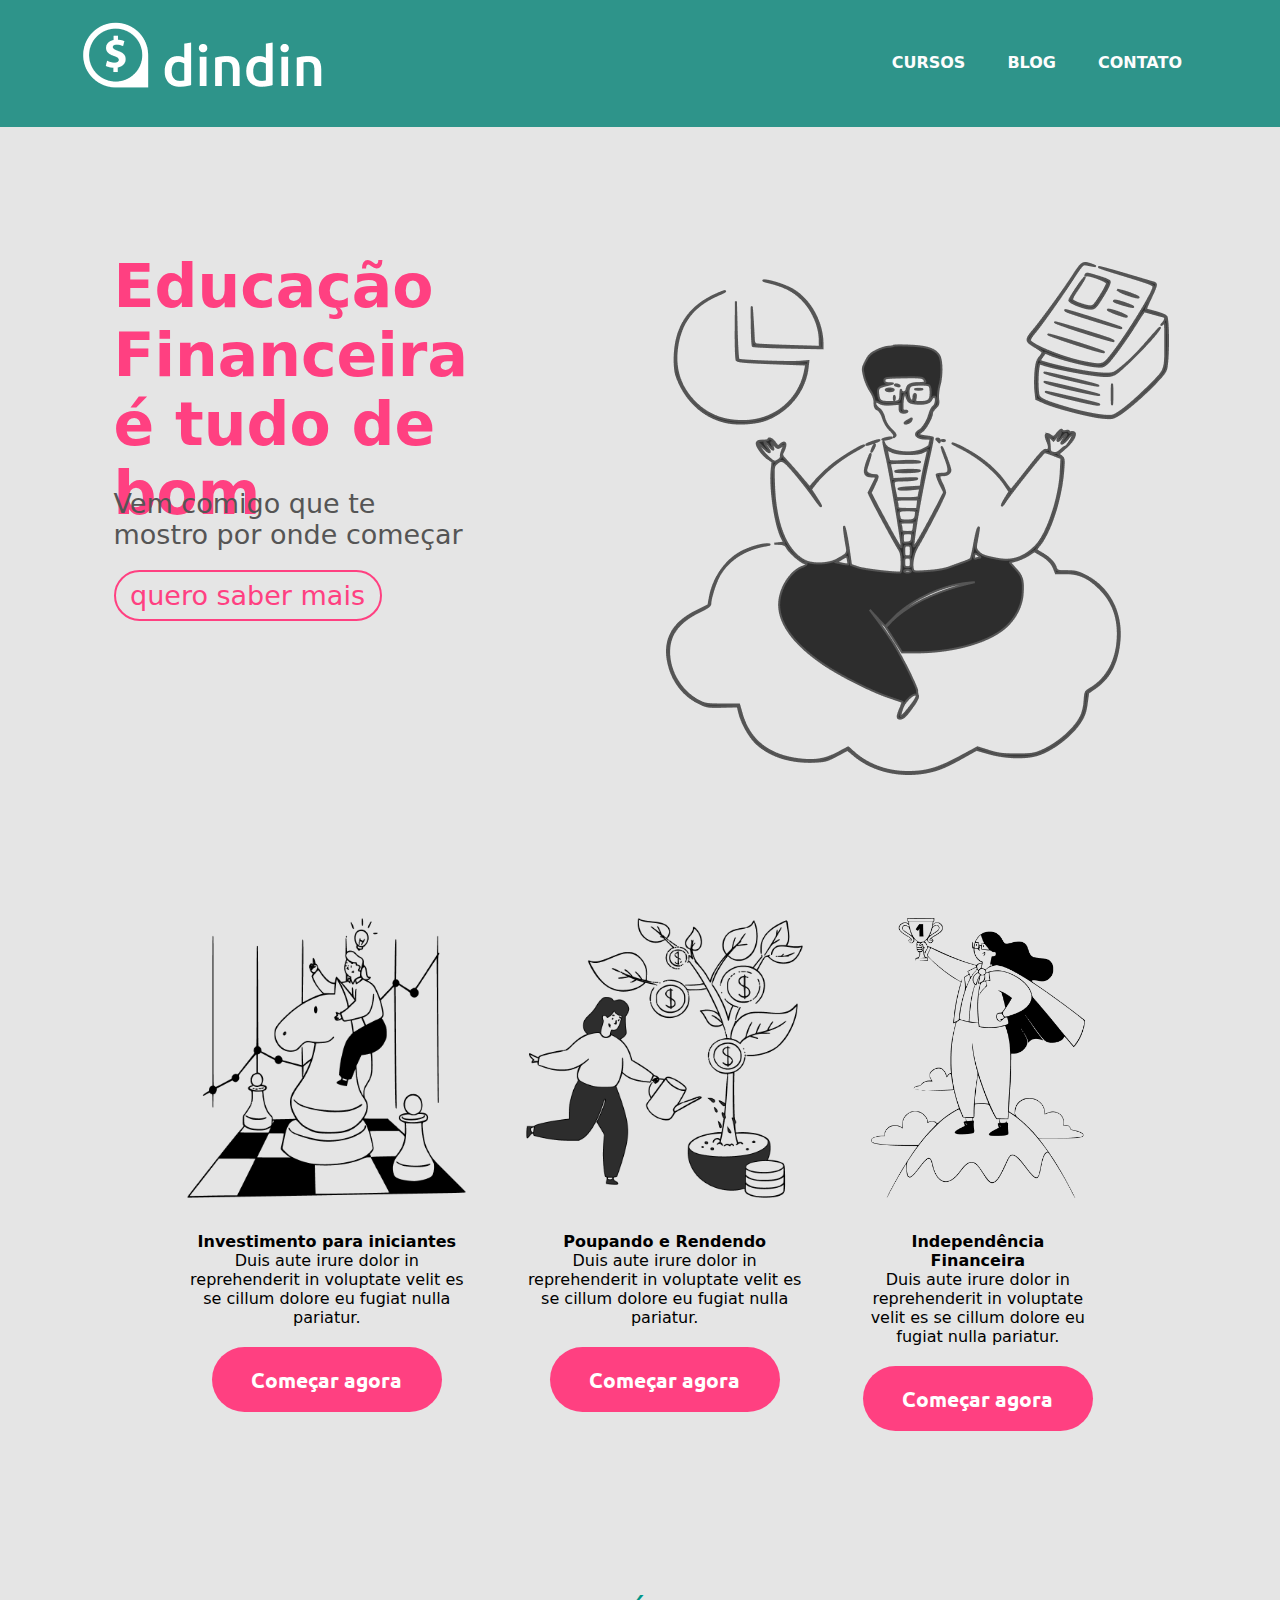
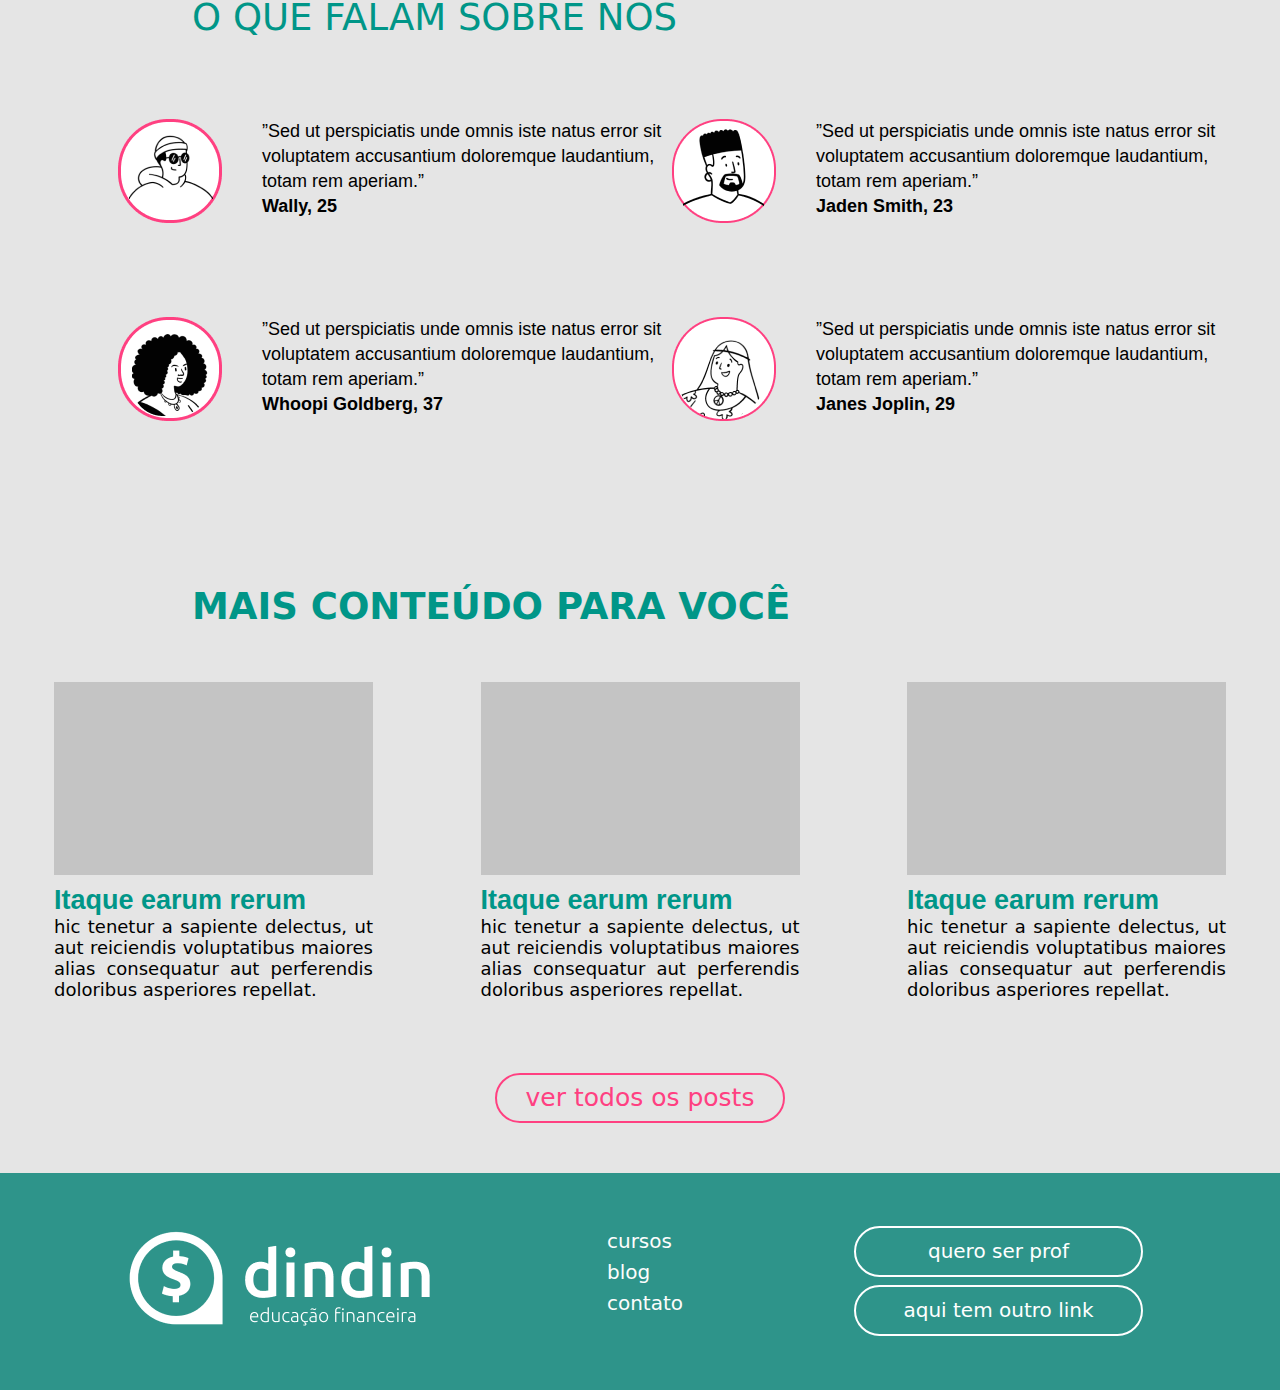
<file: index.html>
<!DOCTYPE html>
<html lang="pt-br">

<head>
    <meta charset="UTF-8">
    <meta http-equiv="X-UA-Compatible" content="IE=edge">
    <meta name="viewport" content="width=device-width, initial-scale=1.0">

    <link rel="preconnect" href="https://fonts.googleapis.com">
    <link rel="preconnect" href="https://fonts.gstatic.com" crossorigin>

    <link rel="preconnect" href="https://fonts.googleapis.com">
    <link rel="preconnect" href="https://fonts.googleapis.com">
    <link rel="preconnect" href="https://fonts.gstatic.com" crossorigin>
    <link
        href="https://fonts.googleapis.com/css2?family=Barlow:ital,wght@0,400;1,100;1,200;1,500&family=Ubuntu:ital,wght@0,300;0,400;0,500;0,700;1,300;1,400;1,500;1,700&display=swap"
        rel="stylesheet">

    <link rel="stylesheet" href="style.css">
    <link rel="stylesheet" href="style_header_footer.css">
    <title>Dindin Educação Financeira</title>
</head>

<body>
    <header>
        <div class="logo_dindin">
            <a href="https://fmelomoraes.github.io/desafioDINDIN/">
                <img src="./dindin-imagens/logo-header.png" alt="logo_dindin">
            </a>
        </div>

        <nav class="nav_header">
            <ul>
                <li>
                    <a target="_self" href="https://fmelomoraes.github.io/desafioDINDIN/Cursos.html">CURSOS</a>
                </li>
                <li>
                    <a target="_self" href="https://fmelomoraes.github.io/desafioDINDIN/Blog.html">BLOG</a>
                </li>
                <li>
                    <a target="_self" href="https://fmelomoraes.github.io/desafioDINDIN/contato.html">CONTATO</a>
                </li>
            </ul>
        </nav>
    </header>


    <main>
        <section class="banner_principal">
            <div class="introdução">
                <p class="principal">Educação Financeira<br> é tudo de bom</p>
                <p class="corpo">Vem comigo que te mostro por onde começar</p>
                <button class="botao_titulo_1"
                    onclick="window.location.href = 'https://fmelomoraes.github.io/desafioDINDIN/Cursos.html';">quero
                    saber mais</button>
            </div>
            <div class="ilustra-banner">
                <img src="./dindin-imagens/ilustra-banner.png" alt="banner ilustração">
            </div>
        </section>

        <section class="conheca_cursos">
            <article class="nome_curso">
                <div>
                    <img src="./dindin-imagens/ilustra-poupando.png" alt="">
                    <h4>Investimento para iniciantes</h4>
                    <p>
                        Duis aute irure dolor in reprehenderit in voluptate velit es se cillum dolore eu fugiat nulla
                        pariatur.
                    </p>
                    <a href="curso.html"><button class="botao_curso">Começar agora</button></a>
                </div>

                <div>
                    <img src="./dindin-imagens/ilustra-investimento.png" alt="">
                    <h4>Poupando e Rendendo</h4>
                    <p>
                        Duis aute irure dolor in reprehenderit in voluptate velit es se cillum dolore eu fugiat nulla
                        pariatur.
                    </p>
                    <a href="curso.html"><button class="botao_curso">Começar agora</button></a>
                </div>

                <div>
                    <img src="./dindin-imagens/ilustra-independencia.png" alt="">
                    <h4>Independência Financeira</h4>
                    <p>
                        Duis aute irure dolor in reprehenderit in voluptate velit es se cillum dolore eu fugiat nulla
                        pariatur.
                    </p>
                    <a href="curso.html"><button class="botao_curso">Começar agora</button></a>
                </div>
            </article>
        </section>

        <div class="conteudo">
            <p>O QUE FALAM SOBRE NÓS</p>
        </div>

        <section class="container_3">


            <div class="icones">
                <img src="./dindin-imagens/icon-wally.png" alt="wally, 25">
            </div>

            <div class="declaração">
                <p class="t1">”Sed ut perspiciatis unde omnis iste natus error sit voluptatem accusantium doloremque
                    laudantium, totam rem aperiam.”<br> <span>Wally, 25</span></p>
            </div>

            <div class="icones_b">
                <img src="./dindin-imagens/icon-jaden.png" alt="Jaden Smith, 23">
            </div>

            <div class="declaração">
                <p class="t2">”Sed ut perspiciatis unde omnis iste natus error sit voluptatem accusantium doloremque
                    laudantium, totam rem aperiam.”<br><span>Jaden Smith, 23</span></p>
            </div>
        </section>


        <section class="container_4">


            <div class="icones">
                <img src="./dindin-imagens/icon-whoopi.png" alt="Whoopi Goldberg, 37">
            </div>

            <div class="declaração">
                <p class="t3">”Sed ut perspiciatis unde omnis iste natus error sit voluptatem accusantium doloremque
                    laudantium, totam rem aperiam.”<br> <span>Whoopi Goldberg, 37</span></p>
            </div>

            <div class="icones_b">
                <img src="./dindin-imagens/icon-jane.png" alt="Janes Joplin, 29">
            </div>

            <div class="declaração">
                <p class="t4">”Sed ut perspiciatis unde omnis iste natus error sit voluptatem accusantium doloremque
                    laudantium, totam rem aperiam.”<br> <span>Janes Joplin, 29</span></p>
            </div>
        </section>

        <div class="bloco">
            <section class="titulo_flex">
                <div>
                    <p>MAIS CONTEÚDO PARA VOCÊ</p>
                </div>
            </section>

            <section>
                <div class="flex">

                    <div class="container_retangulos">
                        <div class="retangulos"></div>
                        <p class="destacar1"> <span>Itaque earum rerum</span> <br>
                            hic tenetur a sapiente delectus, ut aut reiciendis voluptatibus maiores alias consequatur
                            aut
                            perferendis doloribus asperiores repellat.
                        </p>
                    </div>


                    <div class="container_retangulos">
                        <div class="retangulos"></div>
                        <p class="destacar2"> <span>Itaque earum rerum</span> <br>
                            hic tenetur a sapiente delectus, ut aut reiciendis voluptatibus maiores alias consequatur
                            aut
                            perferendis doloribus asperiores repellat.
                        </p>
                    </div>


                    <div class="container_retangulos">
                        <div class="retangulos"></div>
                        <p class="destacar3"> <span>Itaque earum rerum</span> <br>
                            hic tenetur a sapiente delectus, ut aut reiciendis voluptatibus maiores alias consequatur
                            aut
                            perferendis doloribus asperiores repellat.
                        </p>
                    </div>
                </div>
            </section>

            <section class="botao_centro">
                <a onclick="window.location.href = 'https://fmelomoraes.github.io/desafioDINDIN/post.html';">
                    <button class="botao_text">ver todos os posts</button>
                </a>
            </section>
    </main>

    <footer>
        <section class="container_footer_logo">

            <div>
                <a href="https://fmelomoraes.github.io/desafioDINDIN/">
                    <img src="./dindin-imagens/logo-footer.png" alt="Logo dindin">
                </a>
            </div>
        </section>

        <section class="container_footer_lista">

            <div class="lista_rodape">
                <nav>
                    <ul>
                        <li>
                            <a target="_self" href="https://fmelomoraes.github.io/desafioDINDIN/Cursos.html">cursos</a>
                        </li>
                        <li>
                            <a target="_self" href="https://fmelomoraes.github.io/desafioDINDIN/Blog.html">blog</a>
                        </li>
                        <li>
                            <a target="_self"
                                href="https://fmelomoraes.github.io/desafioDINDIN/contato.html">contato</a>
                        </li>
                    </ul>
                </nav>
            </div>
        </section>

        <section class="container_footer_links">

            <ul>
                <li>
                    <button
                        onclick="window.location.href = 'https://fmelomoraes.github.io/desafioDINDIN/contato.html';">quero
                        ser prof</button>
                </li>
                <li>
                    <button>aqui tem outro link</button>
                </li>
            </ul>

        </section>

    </footer>

</body>

</html>
</file>
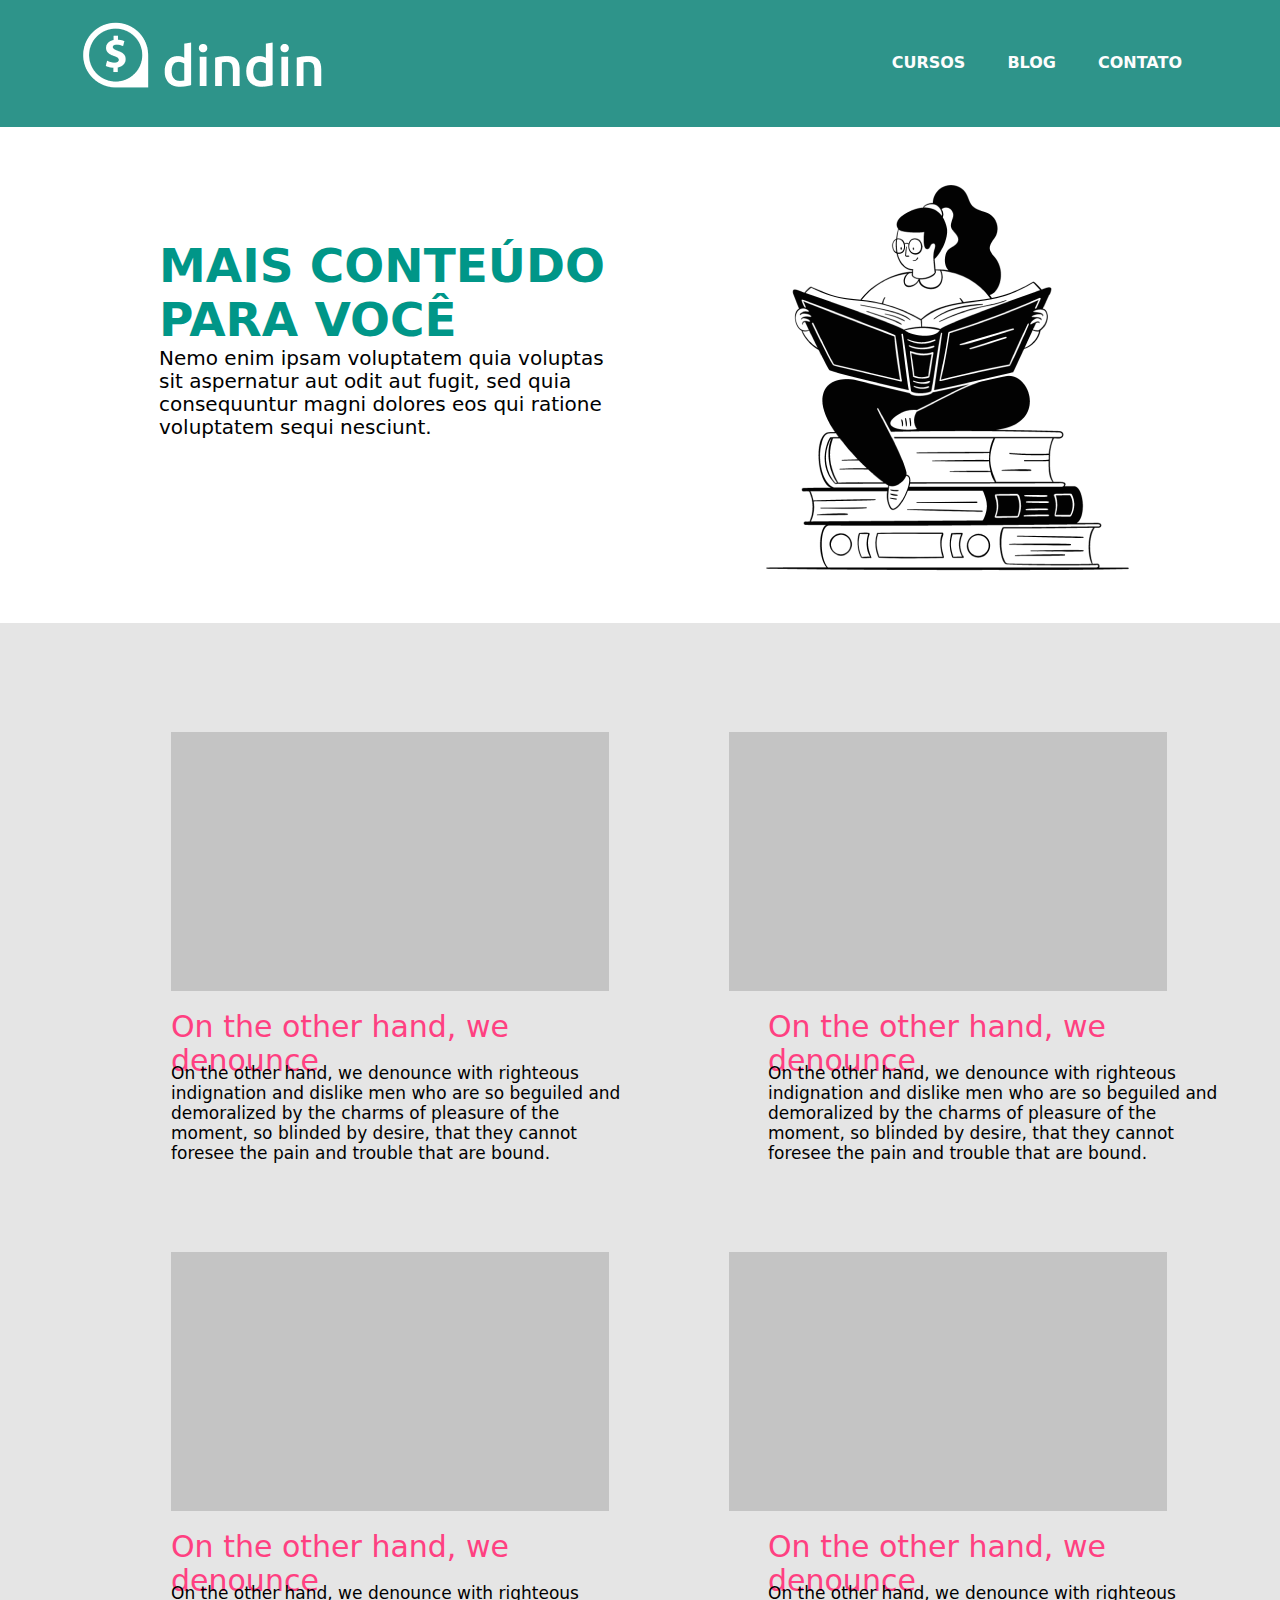
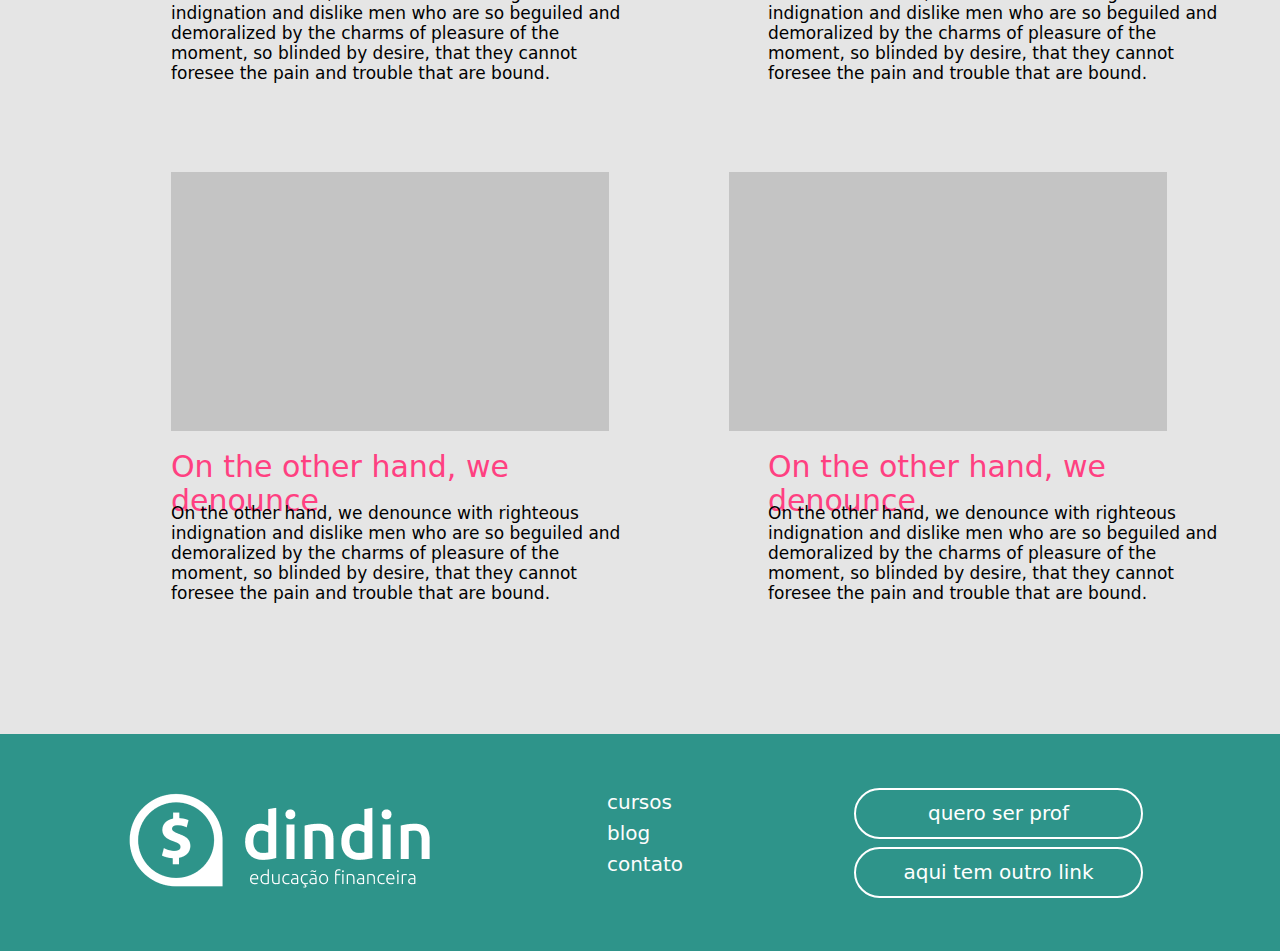
<file: Blog.html>
<!DOCTYPE html>
<html lang="pt-br">

<head>
    <meta charset="UTF-8">
    <meta http-equiv="X-UA-Compatible" content="IE=edge">
    <meta name="viewport" content="width=device-width, initial-scale=1.0">
    <link rel="preconnect" href="https://fonts.googleapis.com">
    <link href="https://fonts.googleapis.com/css2?family=JetBrains+Mono:wght@100;200&family=Ubuntu+Condensed&family=Ubuntu:wght@300&display=swap" rel="stylesheet">
    <link rel="stylesheet" href="style_header_footer.css">
    <link rel="stylesheet" href="style_blog.css">
    <title>Blog</title>
</head>

<body>
    <header>
        <div class="logo_dindin">
            <a href="https://fmelomoraes.github.io/desafioDINDIN/">
                <img src="./dindin-imagens/logo-header.png" alt="logo_dindin">
            </a>
        </div>

        <nav>
            <ul>
                <li>
                    <a target="_self" href="https://fmelomoraes.github.io/desafioDINDIN/Cursos.html">CURSOS</a>
                </li>
                <li>
                    <a target="_self" href="https://fmelomoraes.github.io/desafioDINDIN/Blog.html">BLOG</a>
                </li>
                <li>
                    <a target="_self" href="https://fmelomoraes.github.io/desafioDINDIN/contato.html">CONTATO</a>
                </li>
            </ul>
        </nav>

    </header>

    <main>
        <section class="title_blog">
            <div class="container_title_1">
                <h2>
                    MAIS CONTEÚDO PARA VOCÊ
                </h2>
                <p>
                    Nemo enim ipsam voluptatem quia voluptas sit aspernatur aut odit aut fugit, sed quia consequuntur
                    magni dolores eos qui ratione voluptatem sequi nesciunt.
                </p>
            </div>

            <div class="img_ilustra-blog">
                <img src="./dindin-imagens/ilustra-blog.png" alt="Mais conteúdo para você" width="405" height="405">
            </div>

        </section>

        <section class="background_content">
            <section class="content">

                <section class="section_blog_1">

                    <div class="retangulo_1">
                        <div class="retangulo_a"></div>
                        <div class="retangulo_b"></div>
                    </div>

                    <div class="blog_1">

                        <div class="blog_set_1_a">
                            <h5>On the other hand, we denounce</h5>
                            <p>
                                On the other hand, we denounce with righteous indignation and dislike men who are so
                                beguiled
                                and
                                demoralized by the charms of pleasure of the moment, so blinded by desire, that they
                                cannot
                                foresee
                                the pain and trouble that are bound.
                            </p>
                        </div>

                        <div class="blog_set_1_b">
                            <h5>
                                On the other hand, we denounce
                            </h5>
                            <p>
                                On the other hand, we denounce with righteous indignation and dislike men who are so
                                beguiled
                                and
                                demoralized by the charms of pleasure of the moment, so blinded by desire, that they
                                cannot
                                foresee
                                the pain and trouble that are bound.
                            </p>
                        </div>
                    </div>
                </section>

                <section class="section_blog_2">

                    <div class="retangulo_2">
                        <div class="retangulo_a"></div>
                        <div class="retangulo_b"></div>
                    </div>

                    <div class="blog_2">

                        <div class="blog_set_2_a">
                            <h5>On the other hand, we denounce</h5>
                            <p>
                                On the other hand, we denounce with righteous indignation and dislike men who are so
                                beguiled
                                and
                                demoralized by the charms of pleasure of the moment, so blinded by desire, that they
                                cannot
                                foresee
                                the pain and trouble that are bound.
                            </p>
                        </div>

                        <div class="blog_set_2_b">
                            <h5>On the other hand, we denounce</h5>

                            <p>
                                On the other hand, we denounce with righteous indignation and dislike men who are so
                                beguiled
                                and
                                demoralized by the charms of pleasure of the moment, so blinded by desire, that they
                                cannot
                                foresee
                                the pain and trouble that are bound.
                            </p>
                        </div>
                    </div>
                </section>

                <section class="section_blog_3">

                    <div class="retangulo_3">
                        <div class="retangulo_a"></div>
                        <div class="retangulo_b"></div>
                    </div>

                    <div class="blog_3">

                        <div class="blog_set_3_a">
                            <h5>On the other hand, we denounce</h5>

                            <p>
                                On the other hand, we denounce with righteous indignation and dislike men who are so
                                beguiled
                                and
                                demoralized by the charms of pleasure of the moment, so blinded by desire, that they
                                cannot
                                foresee
                                the pain and trouble that are bound.
                            </p>
                        </div>

                        <div class="blog_set_3_b">
                            <h5>On the other hand, we denounce</h5>

                            <p>
                                On the other hand, we denounce with righteous indignation and dislike men who are so
                                beguiled
                                and
                                demoralized by the charms of pleasure of the moment, so blinded by desire, that they
                                cannot
                                foresee
                                the pain and trouble that are bound.
                            </p>
                        </div>
                    </div>
                </section>
            </section>
        </section>

    </main>

    <footer>
        <section class="container_footer_logo">

            <div>
                <a href="https://fmelomoraes.github.io/desafioDINDIN/">
                    <img src="./dindin-imagens/logo-footer.png" alt="Logo dindin">
                </a>
            </div>
        </section>

        <section class="container_footer_lista">

            <div class="lista_rodape">
                <nav>
                    <ul>
                        <li>
                            <a target="_self" href="https://fmelomoraes.github.io/desafioDINDIN/Cursos.html">cursos</a>
                        </li>
                        <li>
                            <a target="_self" href="https://fmelomoraes.github.io/desafioDINDIN/Blog.html">blog</a>
                        </li>
                        <li>
                            <a target="_self" href="https://fmelomoraes.github.io/desafioDINDIN/contato.html">contato</a>
                        </li>
                    </ul>
                </nav>
            </div>
        </section>

        <section class="container_footer_links">

            <ul>
                <li>
                    <button onclick="window.location.href = 'https://fmelomoraes.github.io/desafioDINDIN/contato.html';">quero ser prof</button>
                </li>
                <li>
                    <button>aqui tem outro link</button>
                </li>
            </ul>

        </section>
</body>

</html>
</file>
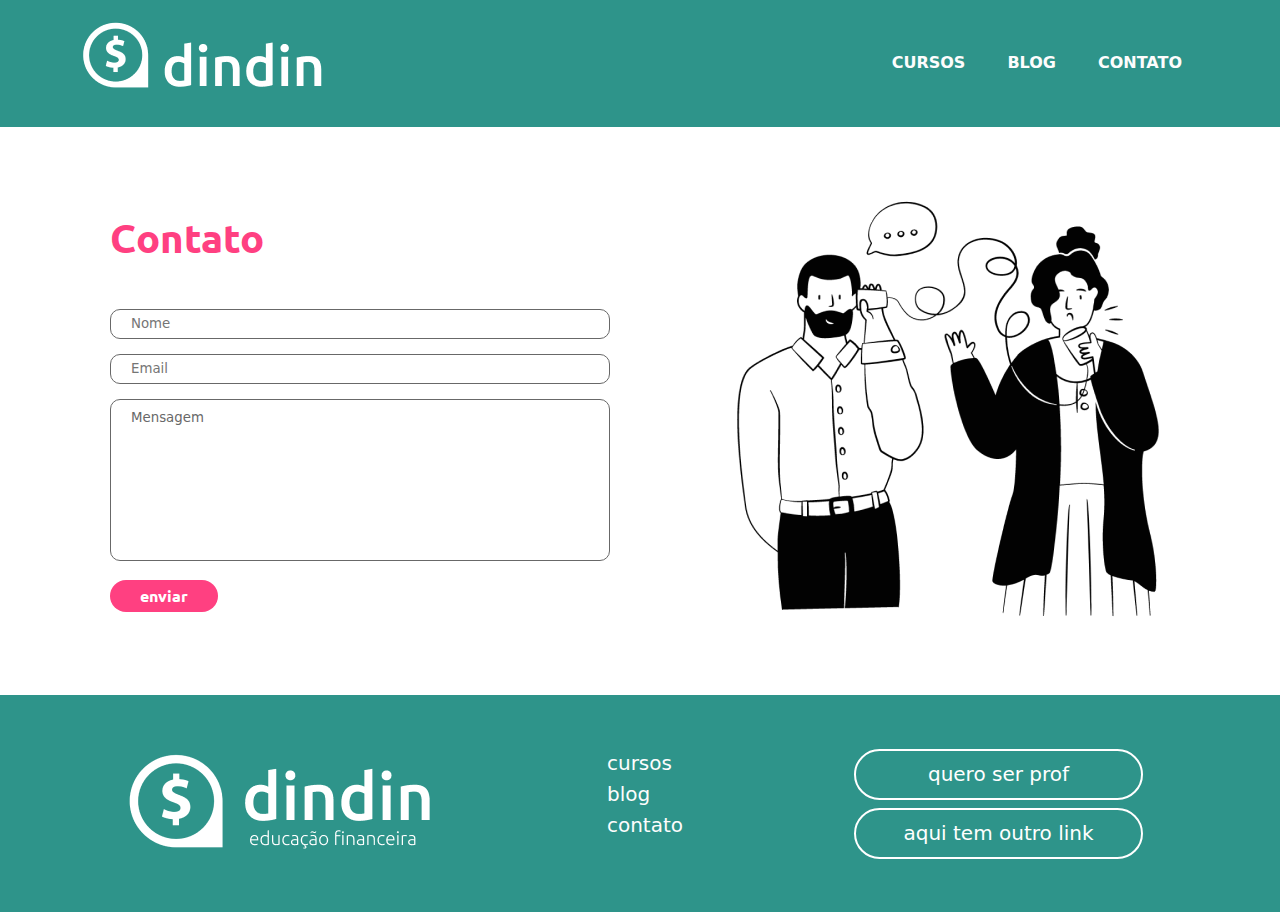
<file: contato.html>
<!DOCTYPE html>
<html lang="pt-br">
    
<head>
    <meta charset="UTF-8">
    <meta http-equiv="X-UA-Compatible" content="IE=edge">
    <meta name="viewport" content="width=device-width, initial-scale=1.0">
    <meta name="description" content="Desafio XP do Grupo #15 - GAMA Academy #46">
    <meta name="author" content="Fabiano Moraes, Giovana Anello e Renan Oshima">
    <title>Post - DINDIN Educação Financeira</title>
    <!-- Google Fonts -->
    <link rel="preconnect" href="https://fonts.googleapis.com">
    <link rel="preconnect" href="https://fonts.gstatic.com" crossorigin>
    <link
        href="https://fonts.googleapis.com/css2?family=Ubuntu:ital,wght@0,300;0,400;0,500;0,700;1,300;1,400;1,500;1,700&display=swap"
        rel="stylesheet">
    <!-- Caminho para CSS -->
    <link rel="stylesheet" href="style_header_footer.css">
    <link rel="stylesheet" href="contato.css">
</head>

<body>

    <header>
        <div class="logo_dindin">
            <a href="https://fmelomoraes.github.io/desafioDINDIN/">
                <img src="./dindin-imagens/logo-header.png" alt="logo_dindin">
            </a>
        </div>

        <nav class="nav_header">
            <ul>
                <li>
                    <a target="_self" href="https://fmelomoraes.github.io/desafioDINDIN/Cursos.html">CURSOS</a>
                </li>
                <li>
                    <a target="_self" href="https://fmelomoraes.github.io/desafioDINDIN/Blog.html">BLOG</a>
                </li>
                <li>
                    <a target="_self" href="https://fmelomoraes.github.io/desafioDINDIN/contato.html">CONTATO</a>
                </li>
            </ul>
        </nav>
    </header>

        <main>
            <section class="container_1">
                <div class="titulo">
                    <h1>Contato</h1>

                    <form action="">
                        <input type="text" placeholder="Nome" class="inputs">
                    </form>

                    <form action="">
                        <input type="text" placeholder="Email" class="inputs">
                    </form>

                    <form action="">
                        <textarea name="message" rows="10" cols="30">Mensagem</textarea>
                    </form>

                    <button class="botao_form">enviar</button>
                </div>

                <div class="ilustra_contato">
                    <img src="./dindin-imagens/ilustra-contato.png" alt="contato">
                </div>
                
            </section>

        </main>

        <footer>
            <section class="container_footer_logo">
    
                <div>
                    <a href="https://fmelomoraes.github.io/desafioDINDIN/">
                        <img src="./dindin-imagens/logo-footer.png" alt="Logo dindin">
                    </a>
                </div>
            </section>
    
            <section class="container_footer_lista">
    
                <div class="lista_rodape">
                    <nav>
                        <ul>
                            <li>
                                <a target="_self" href="https://fmelomoraes.github.io/desafioDINDIN/Cursos.html">cursos</a>
                            </li>
                            <li>
                                <a target="_self" href="https://fmelomoraes.github.io/desafioDINDIN/Blog.html">blog</a>
                            </li>
                            <li>
                                <a target="_self"
                                    href="https://fmelomoraes.github.io/desafioDINDIN/contato.html">contato</a>
                            </li>
                        </ul>
                    </nav>
                </div>
            </section>
    
            <section class="container_footer_links">
    
                <ul>
                    <li>
                        <button onclick="window.location.href = 'https://fmelomoraes.github.io/desafioDINDIN/contato.html';">quero ser prof</button>
                    </li>
                    <li>
                        <button>aqui tem outro link</button>
                    </li>
                </ul>
    
            </section>
    
        </footer>


</body>

</html>
</file>
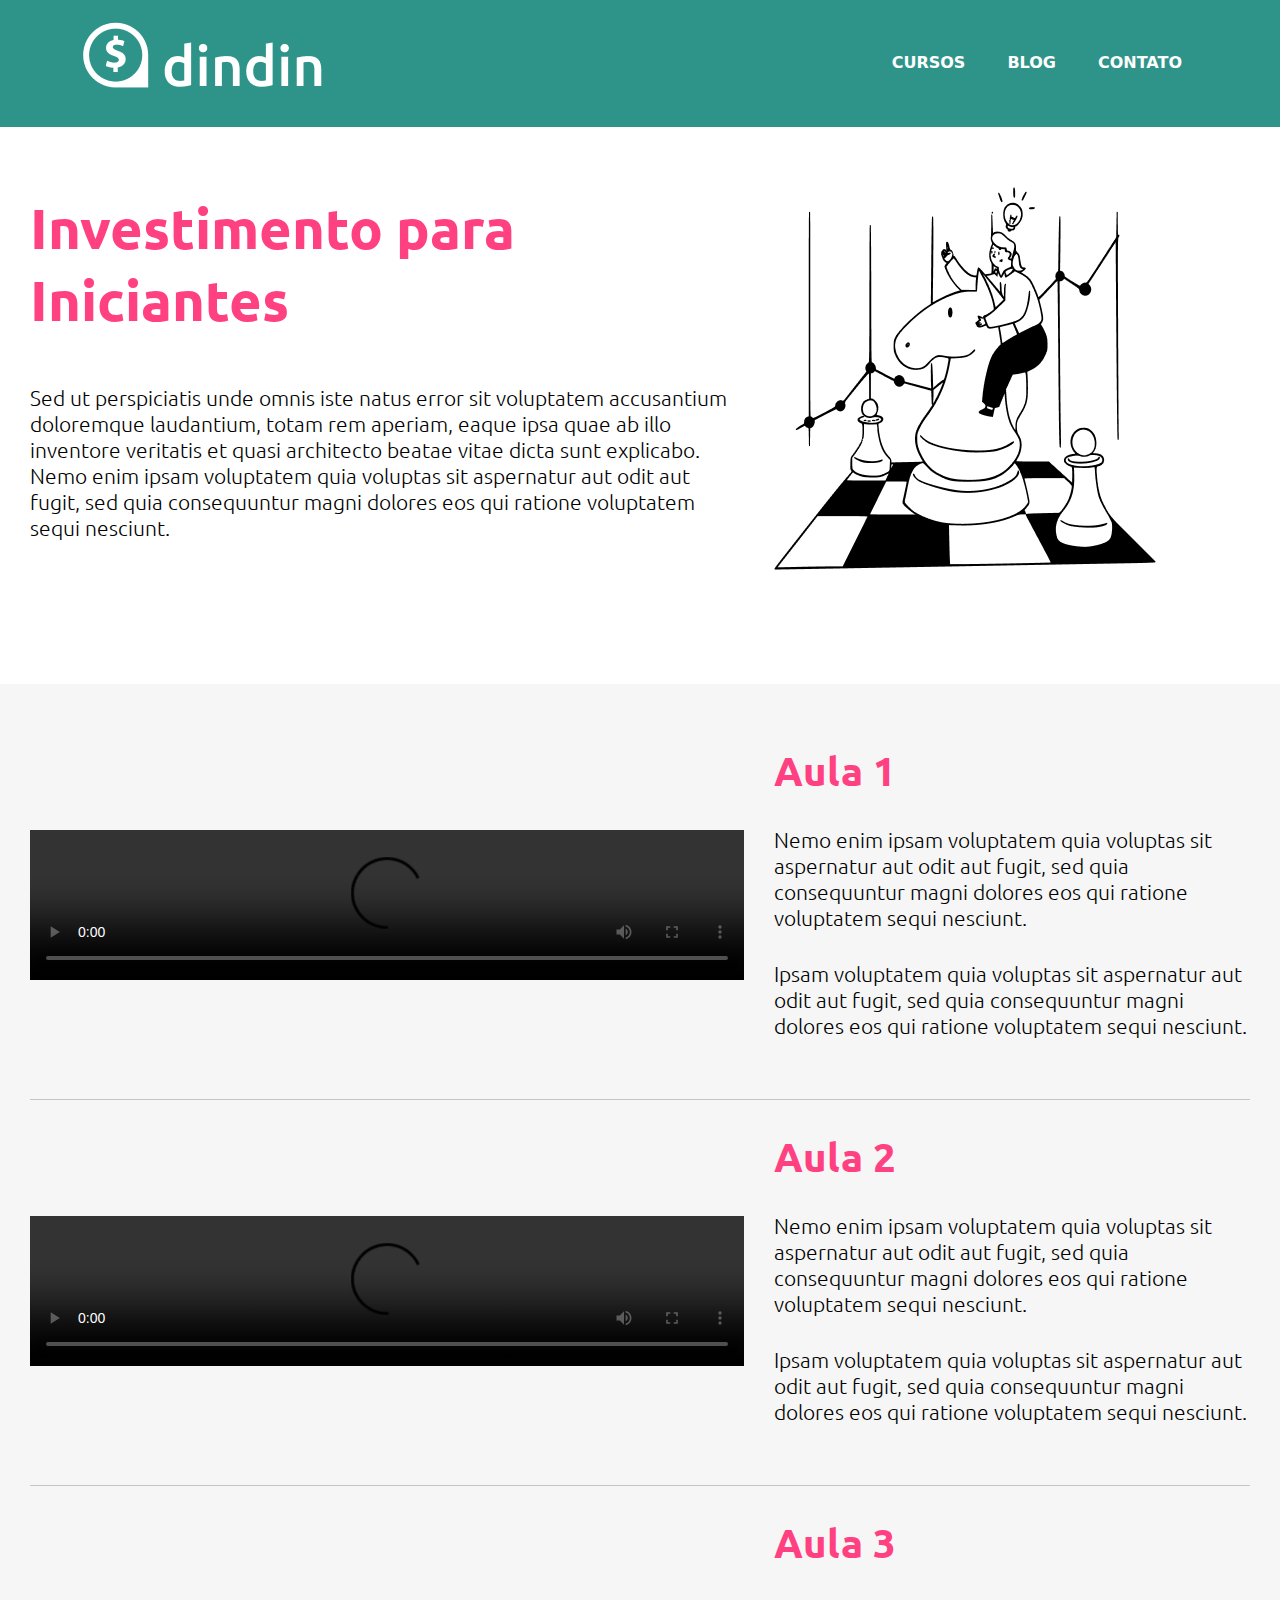
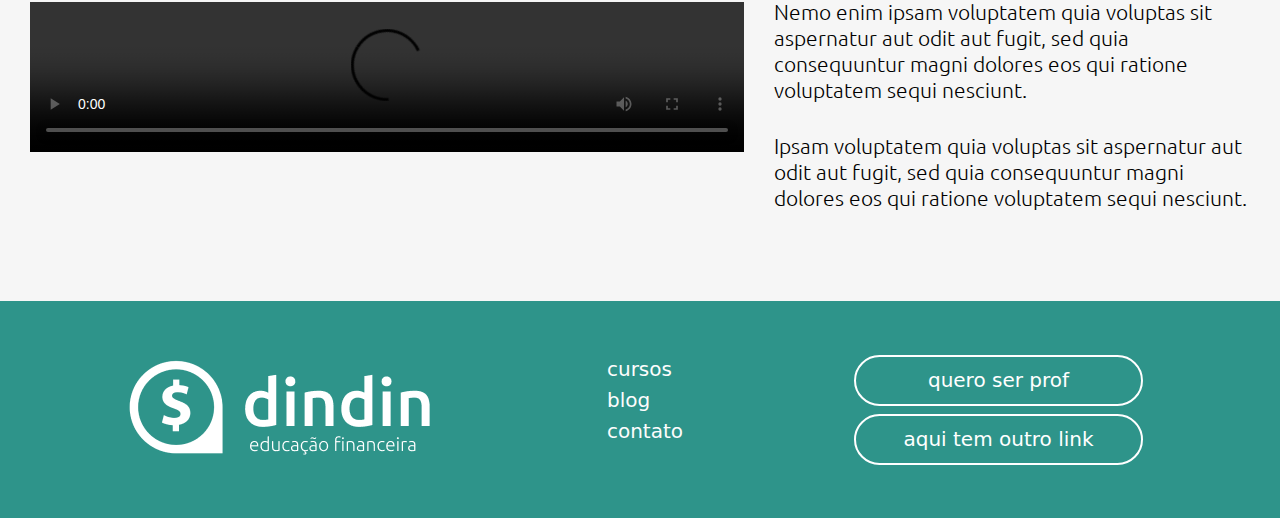
<file: curso.html>
<!DOCTYPE html>
<html lang="pt-br">

<head>
    <meta charset="UTF-8">
    <meta http-equiv="X-UA-Compatible" content="IE=edge">
    <meta name="viewport" content="width=device-width, initial-scale=1.0">
    <meta name="description" content="Desafio XP do Grupo #15 - GAMA Academy #46">
    <meta name="author" content="Fabiano Moraes, Giovana Anello e Renan Oshima">
    <title>Curso - DINDIN Educação Financeira</title>
    <!-- Google Fonts -->
    <link rel="preconnect" href="https://fonts.googleapis.com">
    <link rel="preconnect" href="https://fonts.gstatic.com" crossorigin>
    <link
        href="https://fonts.googleapis.com/css2?family=Ubuntu:ital,wght@0,300;0,400;0,500;0,700;1,300;1,400;1,500;1,700&display=swap"
        rel="stylesheet">
    <!-- Caminho para CSS -->
    <link rel="stylesheet" href="curso.css">
    <link rel="stylesheet" href="style_header_footer.css">
</head>

<body>
    <header>
        <div class="logo_dindin">
            <img src="./dindin-imagens/logo-header.png" alt="logo_dindin">
        </div>
        <ul>
            <li>
                <a target="_blank" href="Cursos.html">CURSOS</a>
            </li>
            <li>
                <a target="_blank" href="Blog.html">BLOG</a>
            </li>
            <li>
                <a target="_blank" href="contato.html">CONTATO</a>
            </li>
        </ul>
    </header>

    <main class="abertura">
        <section class="nome_curso">
        <div class="chamada_curso">
            <h1>Investimento para Iniciantes</h1>
            <p>
                Sed ut perspiciatis unde omnis iste natus error sit voluptatem accusantium doloremque laudantium, totam rem aperiam, eaque 
                ipsa quae ab illo inventore veritatis et quasi architecto beatae vitae dicta sunt explicabo. Nemo enim ipsam voluptatem quia 
                voluptas sit aspernatur aut odit aut fugit, sed quia consequuntur magni dolores eos qui ratione voluptatem sequi nesciunt. 
            </p>
        </div>
        <div class="img_curso">
            <img src="./dindin-imagens/ilustra-poupando.png" alt="Poupando">
        </div>
    </section>
    </main>
    <section class="caixa_aulas">
    <article class="container">
        <div class="video">
            <video controls>
                <source src="#" />
            </video>
        </div>
        <div class="texto">
            <h3>Aula 1</h3>
            <p>
                Nemo enim ipsam voluptatem quia voluptas sit aspernatur aut odit aut fugit, sed quia consequuntur magni dolores eos qui ratione voluptatem sequi nesciunt.
            </p> 
            <p>
                Ipsam voluptatem quia voluptas sit aspernatur aut odit aut fugit, sed quia consequuntur magni dolores eos qui ratione voluptatem sequi nesciunt.
            </p>
        </div>
    </article>
    <hr>

    <article class="container">
        <div class="video">
            <video controls>
                <source src="#" />
            </video>
        </div>
        <div class="texto">
            <h3>Aula 2</h3>
            <p>
                Nemo enim ipsam voluptatem quia voluptas sit aspernatur aut odit aut fugit, sed quia consequuntur magni dolores eos qui ratione voluptatem sequi nesciunt.
            </p> 
            <p>
                Ipsam voluptatem quia voluptas sit aspernatur aut odit aut fugit, sed quia consequuntur magni dolores eos qui ratione voluptatem sequi nesciunt.
            </p>
        </div>
    </article>
    <hr>
    
    <article class="container">
        <div class="video">
            <video controls>
                <source src="#" />
            </video>
        </div>
        <div class="texto">
            <h3>Aula 3</h3>
            <p>
                Nemo enim ipsam voluptatem quia voluptas sit aspernatur aut odit aut fugit, sed quia consequuntur magni dolores eos qui ratione voluptatem sequi nesciunt.
            </p> 
            <p>
                Ipsam voluptatem quia voluptas sit aspernatur aut odit aut fugit, sed quia consequuntur magni dolores eos qui ratione voluptatem sequi nesciunt.
            </p>
        </div>
    </article>

    </section>
    <footer>
        <section class="container_footer_logo">
            
            <div>
                <img src="./dindin-imagens/logo-footer.png" alt="Logo dindin">
            </div>
        </section>
        
        <section class="container_footer_lista">

            <div class="lista_rodape">
                <ul>
                    <li>
                        <a target="_blank" href="Cursos.html">cursos</a>
                    </li>
                    <li>
                        <a target="_blank" href="Blog.html">blog</a>
                    </li>
                    <li>
                        <a target="_blank" href="contato.html">contato</a>
                    </li>
                </ul>
            </div>
        </section>
        
        <section class="container_footer_links">
            
            <ul>
                <li>
                <button>quero ser prof</button>
                </li>
                <li>
                <button>aqui tem outro link</button>
                </li>
            </ul>
            
        </section>
        </footer>
</body>

</html>
</file>
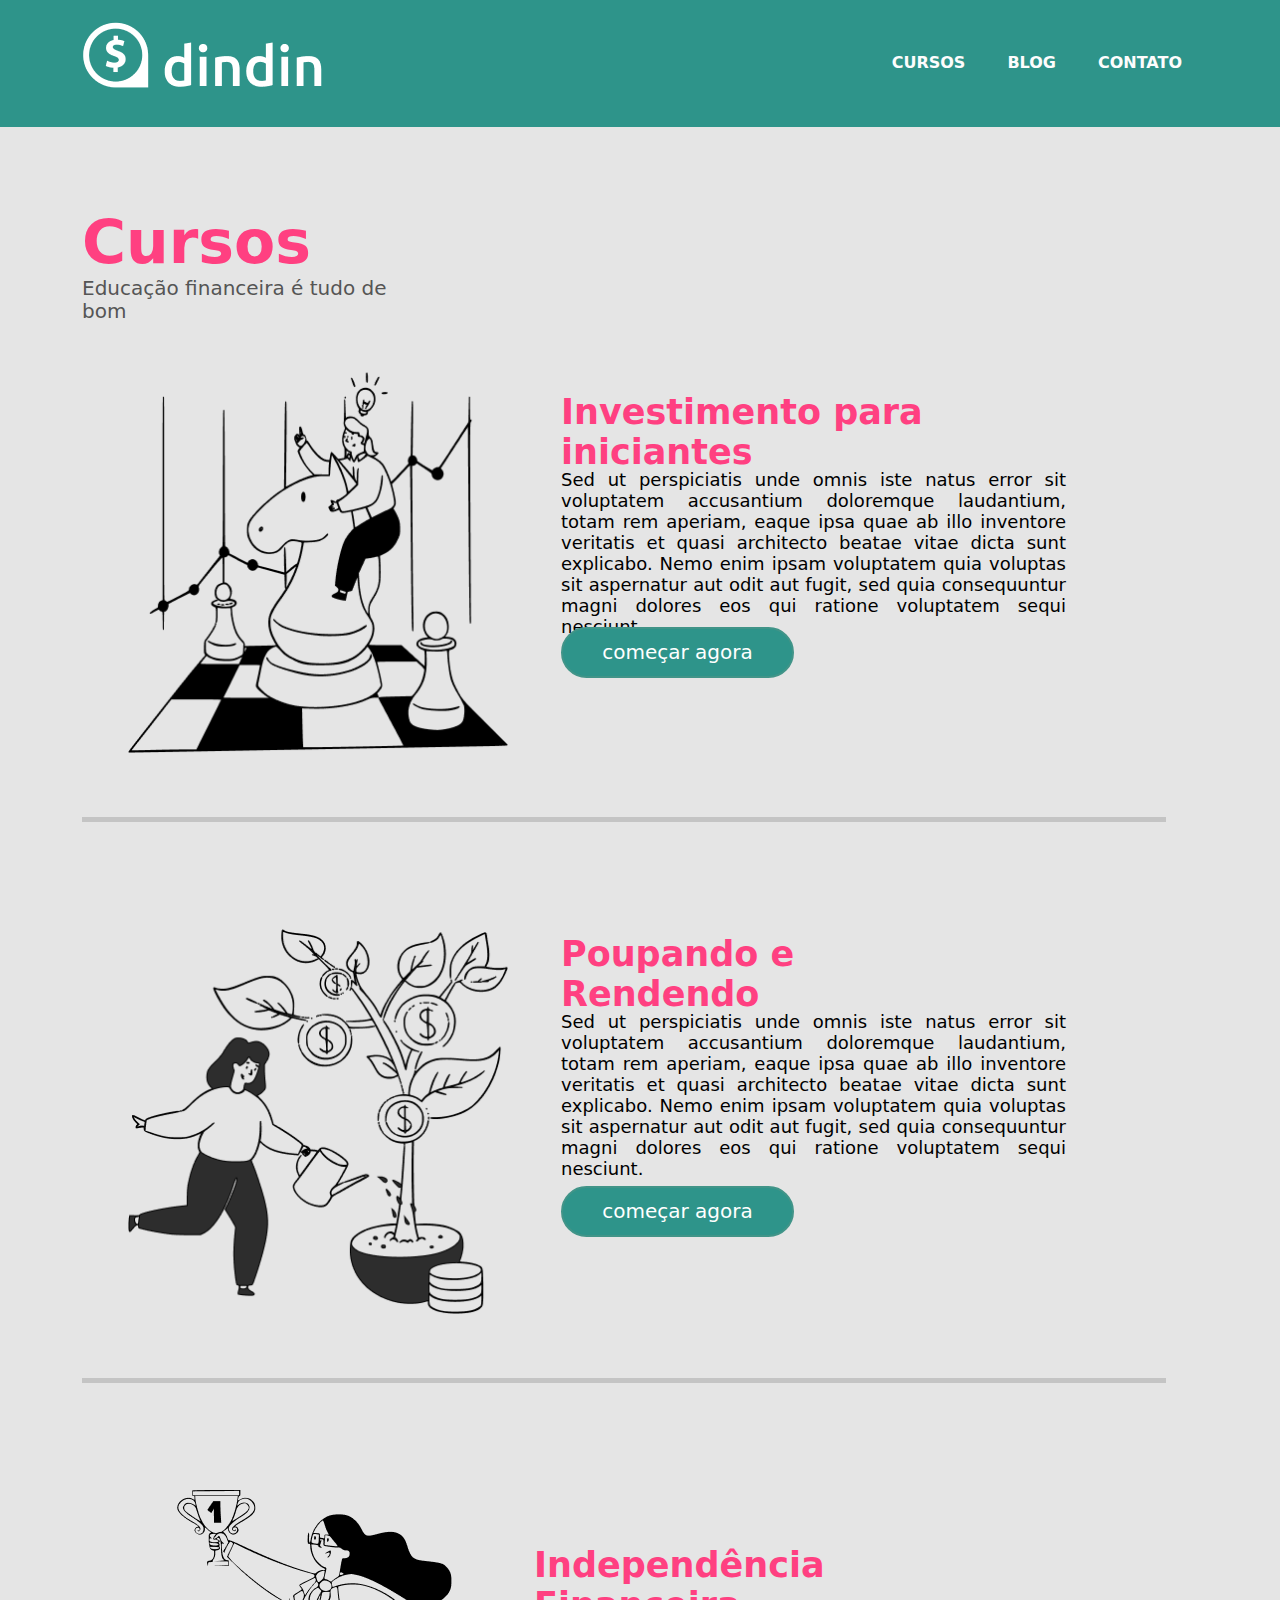
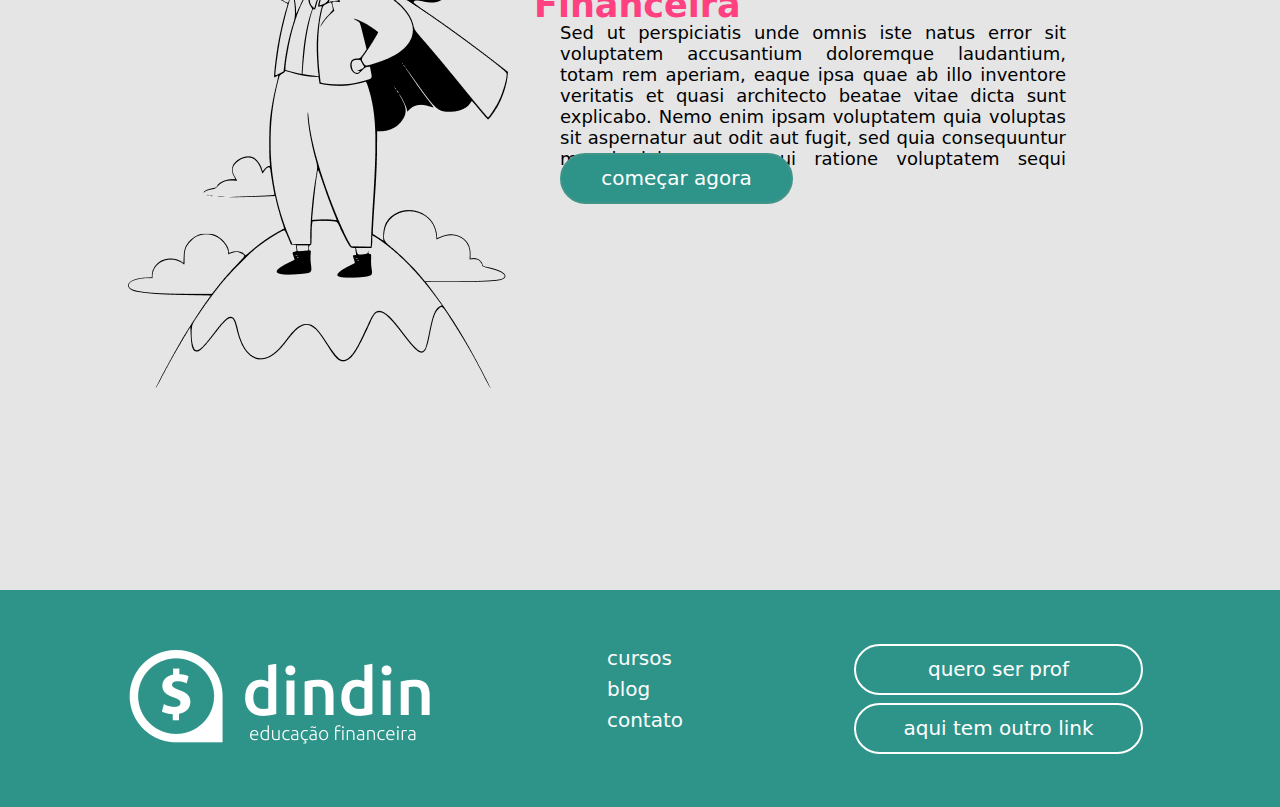
<file: Cursos.html>
<!DOCTYPE html>
<html lang="pt-br">

<head>
    <meta charset="UTF-8">
    <meta http-equiv="X-UA-Compatible" content="IE=edge">
    <meta name="viewport" content="width=device-width, initial-scale=1.0">
    <link rel="stylesheet" href="style_cursos.css">
    <link rel="preconnect" href="https://fonts.googleapis.com">
    <link
        href="https://fonts.googleapis.com/css2?family=JetBrains+Mono:wght@100;200&family=Ubuntu+Condensed&family=Ubuntu:wght@300&display=swap"
        rel="stylesheet">
    <link rel="stylesheet" href="style_header_footer.css">
    <title>Cursos</title>
</head>

<body>
    <header>
        <div class="logo_dindin">
            <a href="https://fmelomoraes.github.io/desafioDINDIN/">
                <img src="./dindin-imagens/logo-header.png" alt="logo_dindin">
            </a>
        </div>

        <nav class="nav_header">
            <ul>
                <li>
                    <a target="_self" href="https://fmelomoraes.github.io/desafioDINDIN/Cursos.html">CURSOS</a>
                </li>
                <li>
                    <a target="_self" href="https://fmelomoraes.github.io/desafioDINDIN/Blog.html">BLOG</a>
                </li>
                <li>
                    <a target="_self" href="https://fmelomoraes.github.io/desafioDINDIN/contato.html">CONTATO</a>
                </li>
            </ul>
        </nav>

    </header>

    <main>
        <section class="container_cursos2">
            <div class="page_title">
                <h1>Cursos</h1>
                <h5>Educação financeira é tudo de bom</h5>
            </div>

            <section class="container_cursos_1">
                <div class="row1">

                    <div class="img_ilustra-poupando">
                        <img src="./dindin-imagens/ilustra-poupando.png" alt="Investimento para inciantes" width="380"
                            height="381">
                    </div>

                    <div class="investimento_para_iniciantes2">
                        <h5>Investimento para iniciantes</h5>

                        <p>
                            Sed ut perspiciatis unde omnis iste natus error sit voluptatem accusantium doloremque
                            laudantium,
                            totam rem aperiam, eaque ipsa quae ab illo inventore veritatis et quasi architecto
                            beatae vitae
                            dicta sunt explicabo. Nemo enim ipsam voluptatem quia voluptas sit aspernatur aut odit
                            aut
                            fugit, sed quia consequuntur magni dolores eos qui ratione voluptatem sequi nesciunt.
                        </p>

                        <button class="cursos_form_botao" onclick="window.location.href = 'https://fmelomoraes.github.io/desafioDINDIN/curso.html';">começar agora</button>

                    </div>
                </div>

            </section>

            <section>
                <div class="rectangle"></div>
            </section>

            <section class="container_cursos_2">
                <div class=row2>

                    <div class="img_ilustra-investimento">
                        <img src="./dindin-imagens/ilustra-investimento.png" alt="Poupando e Rendendo" width="380"
                            height="385">
                    </div>

                    <div class="investimento_para_iniciantes3">
                        <h5>Poupando e Rendendo</h5>

                        <p>
                            Sed ut perspiciatis unde omnis iste natus error sit voluptatem accusantium doloremque
                            laudantium, totam rem aperiam, eaque ipsa quae ab illo inventore veritatis et quasi
                            architecto
                            beatae vitae dicta sunt explicabo. Nemo enim ipsam voluptatem quia voluptas sit aspernatur
                            aut
                            odit aut fugit, sed quia consequuntur magni dolores eos qui ratione voluptatem sequi
                            nesciunt.
                        </p>

                        <button class="cursos_form_botao" onclick="window.location.href = 'https://fmelomoraes.github.io/desafioDINDIN/curso.html';">começar agora</button>
                    </div>

                </div>

            </section>

            <section>
                <div class="rectangle"></div>
            </section>

            <section class="container_cursos3">
                <div class="row3">

                    <div class="img_ilustra-independencia">
                        <img src="./dindin-imagens/ilustra-independencia.png" alt="Independência Financeira" width="380"
                            height="498">
                    </div>

                    <div class="investimento_para_iniciantes4">
                        <h5>Independência Financeira</h5>

                        <p>
                            Sed ut perspiciatis unde omnis iste natus error sit voluptatem accusantium doloremque
                            laudantium,
                            totam rem aperiam, eaque ipsa quae ab illo inventore veritatis et quasi architecto beatae
                            vitae
                            dicta sunt explicabo. Nemo enim ipsam voluptatem quia voluptas sit aspernatur aut odit aut
                            fugit, sed quia consequuntur magni dolores eos qui ratione voluptatem sequi nesciunt. </p>

                        <button class="cursos_form_botao3" onclick="window.location.href = 'https://fmelomoraes.github.io/desafioDINDIN/curso.html';">começar agora</button>
                    </div>

                </div>

            </section>

    </main>

    <footer>
        <section class="container_footer_logo">

            <div>
                <a href="https://fmelomoraes.github.io/desafioDINDIN/">
                    <img src="./dindin-imagens/logo-footer.png" alt="Logo dindin">
                </a>
            </div>
        </section>

        <section class="container_footer_lista">

            <div class="lista_rodape">
                <nav>
                    <ul>
                        <li>
                            <a target="_self" href="https://fmelomoraes.github.io/desafioDINDIN/Cursos.html">cursos</a>
                        </li>
                        <li>
                            <a target="_self" href="https://fmelomoraes.github.io/desafioDINDIN/Blog.html">blog</a>
                        </li>
                        <li>
                            <a target="_self"
                                href="https://fmelomoraes.github.io/desafioDINDIN/contato.html">contato</a>
                        </li>
                    </ul>
                </nav>
            </div>
        </section>

        <section class="container_footer_links">

            <ul>
                <li>
                    <button onclick="window.location.href = 'https://fmelomoraes.github.io/desafioDINDIN/contato.html';">quero ser prof</button>
                </li>
                <li>
                    <button>aqui tem outro link</button>
                </li>
            </ul>

        </section>

    </footer>

</body>

</html>
</file>
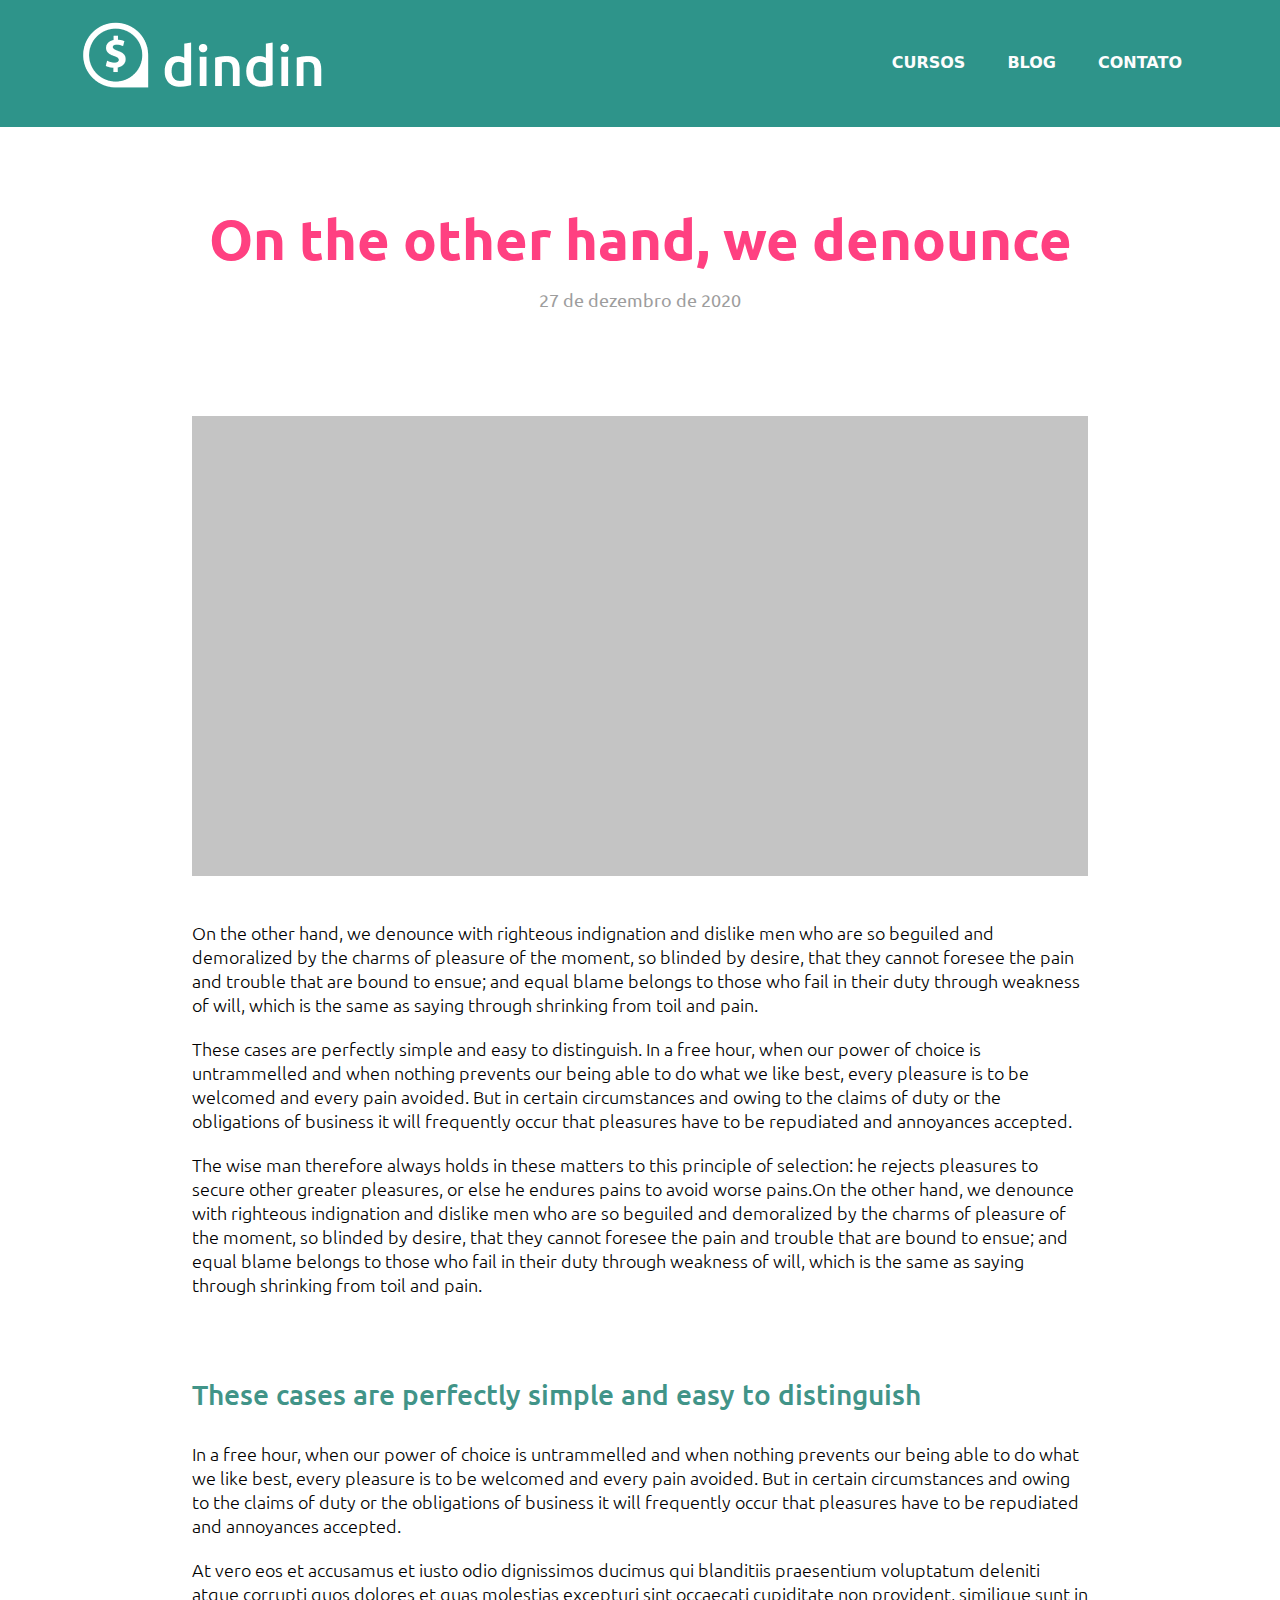
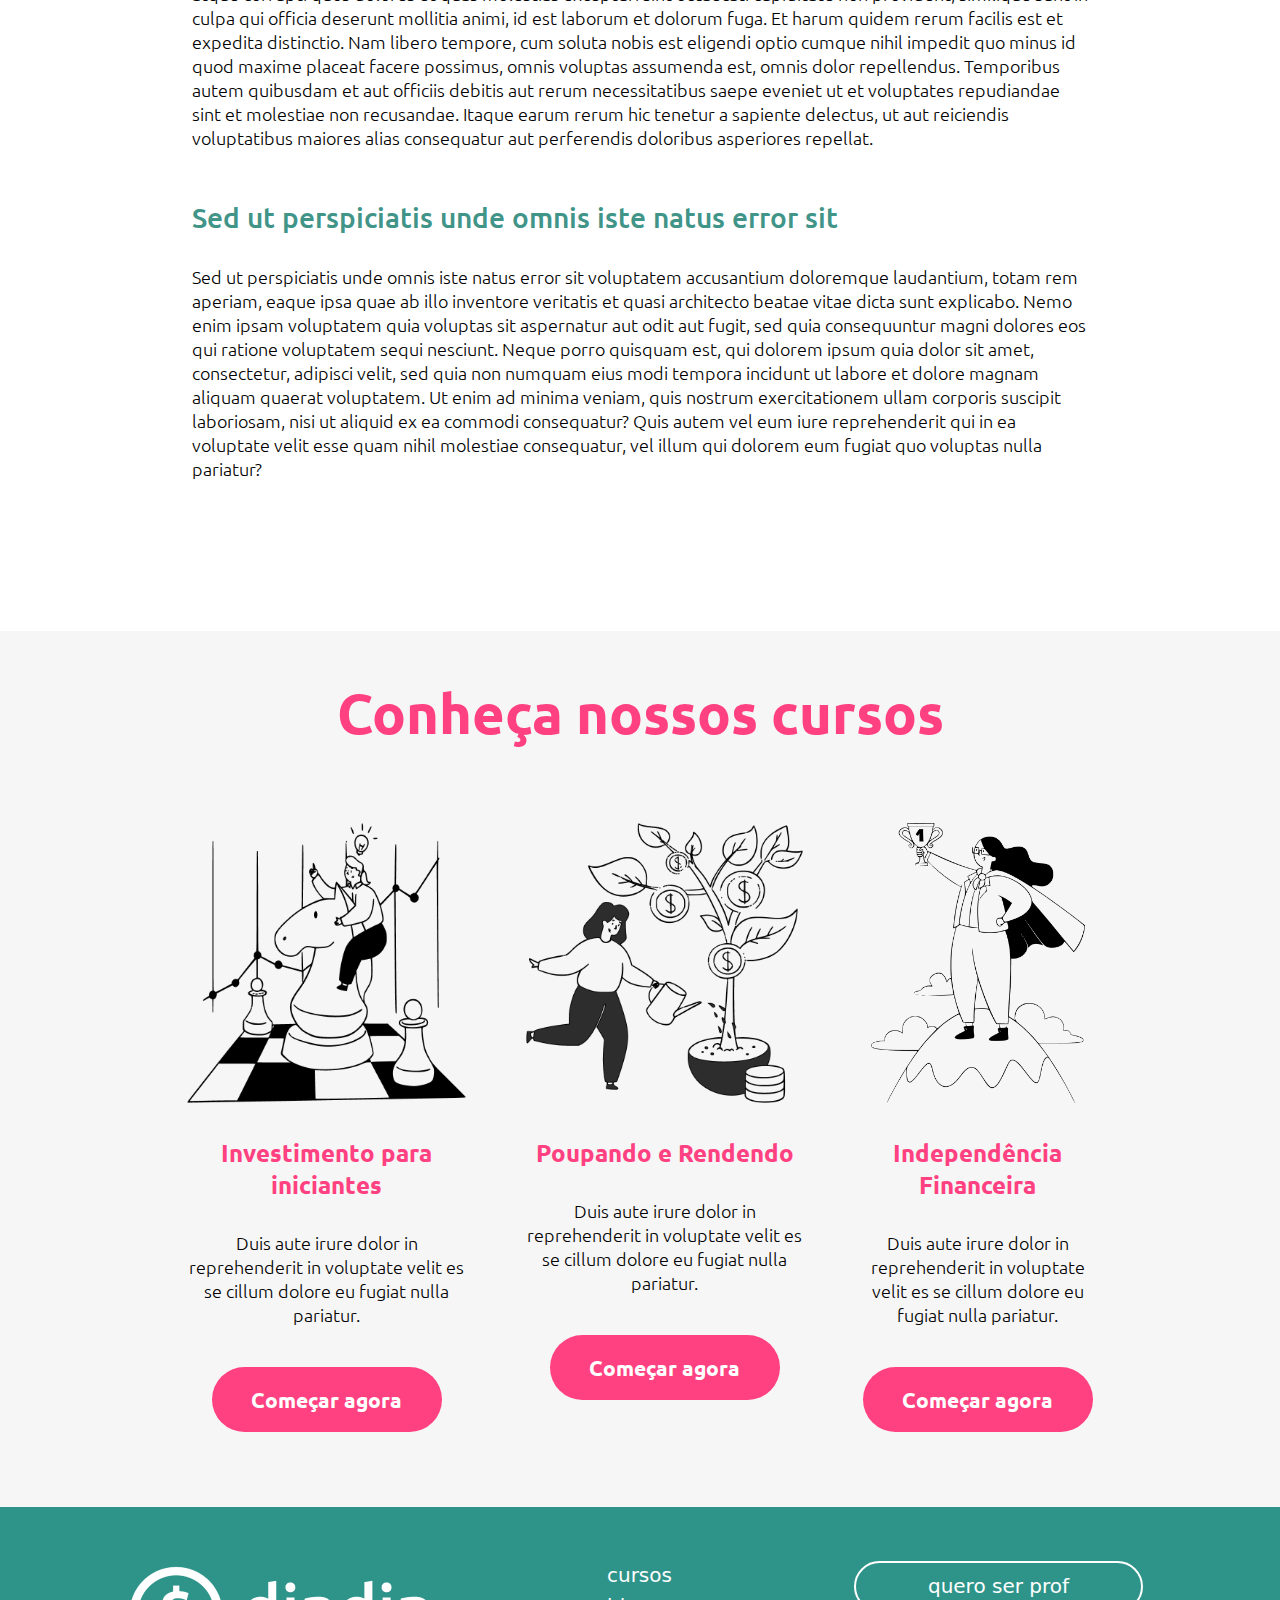
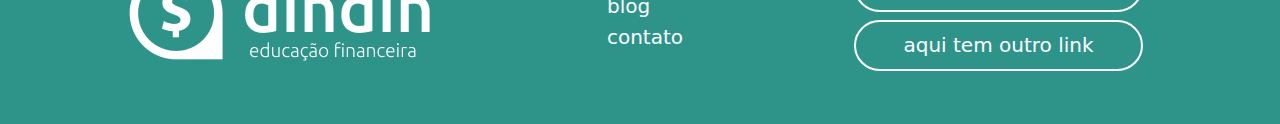
<file: post.html>
<!DOCTYPE html>
<html lang="pt-br">

<head>
    <meta charset="UTF-8">
    <meta http-equiv="X-UA-Compatible" content="IE=edge">
    <meta name="viewport" content="width=device-width, initial-scale=1.0">
    <meta name="description" content="Desafio XP do Grupo #15 - GAMA Academy #46">
    <meta name="author" content="Fabiano Moraes, Giovana Anello e Renan Oshima">
    <title>Post - DINDIN Educação Financeira</title>
    <!-- Google Fonts -->
    <link rel="preconnect" href="https://fonts.googleapis.com">
    <link rel="preconnect" href="https://fonts.gstatic.com" crossorigin>
    <link
        href="https://fonts.googleapis.com/css2?family=Ubuntu:ital,wght@0,300;0,400;0,500;0,700;1,300;1,400;1,500;1,700&display=swap"
        rel="stylesheet">
    <!-- Caminho para CSS -->
    <link rel="stylesheet" href="post.css">
    <link rel="stylesheet" href="style_header_footer.css">
</head>

<body>
    <header>
        <div class="logo_dindin">
            <img src="./dindin-imagens/logo-header.png" alt="logo_dindin">
        </div>
        <ul>
            <li>
                <a target="_blank" href="Cursos.html">CURSOS</a>
            </li>
            <li>
                <a target="_blank" href="Blog.html">BLOG</a>
            </li>
            <li>
                <a target="_blank" href="contato.html">CONTATO</a>
            </li>
        </ul>
    </header>

    <section class="header_post">
        <div class="chamada_post">
            <h1>On the other hand, we denounce</h1>
            <h5>27 de dezembro de 2020</h5>
        </div>
        <div class="postagem">
            <div class="img_post">
            </div>
            <p>
                On the other hand, we denounce with righteous indignation and dislike men who are so beguiled and
                demoralized by the charms of pleasure of the moment, so blinded by desire, that they cannot foresee the
                pain and trouble that are bound to ensue; and equal blame belongs to those who fail in their duty
                through weakness of will, which is the same as saying through shrinking from toil and pain.
            </p>
            <p>
                These cases are perfectly simple and easy to distinguish. In a free hour, when our power of choice is
                untrammelled and when nothing prevents our being able to do what we like best, every pleasure is to be
                welcomed and every pain avoided. But in certain circumstances and owing to the claims of duty or the
                obligations of business it will frequently occur that pleasures have to be repudiated and annoyances
                accepted.
            </p>
            <p>
                The wise man therefore always holds in these matters to this principle of selection: he rejects
                pleasures to secure other greater pleasures, or else he endures pains to avoid worse pains.On the other
                hand, we denounce with righteous indignation and dislike men who are so beguiled and demoralized by the
                charms of pleasure of the moment, so blinded by desire, that they cannot foresee the pain and trouble
                that are bound to ensue; and equal blame belongs to those who fail in their duty through weakness of
                will, which is the same as saying through shrinking from toil and pain.
            </p>
        </div>
    </section>
    <section class="topicos">
    <article>
        <h3>These cases are perfectly simple and easy to distinguish</h3>
        <p>
            In a free hour, when our power of choice is untrammelled and when nothing prevents our being able to do what
            we like best, every pleasure is to be welcomed and every pain avoided. But in certain circumstances and
            owing to the claims of duty or the obligations of business it will frequently occur that pleasures have to
            be repudiated and annoyances accepted.
        </p>
        <p>
            At vero eos et accusamus et iusto odio dignissimos ducimus qui blanditiis praesentium voluptatum deleniti
            atque corrupti quos dolores et quas molestias excepturi sint occaecati cupiditate non provident, similique
            sunt in culpa qui officia deserunt mollitia animi, id est laborum et dolorum fuga. Et harum quidem rerum
            facilis est et expedita distinctio. Nam libero tempore, cum soluta nobis est eligendi optio cumque nihil
            impedit quo minus id quod maxime placeat facere possimus, omnis voluptas assumenda est, omnis dolor
            repellendus. Temporibus autem quibusdam et aut officiis debitis aut rerum necessitatibus saepe eveniet ut et
            voluptates repudiandae sint et molestiae non recusandae. Itaque earum rerum hic tenetur a sapiente delectus,
            ut aut reiciendis voluptatibus maiores alias consequatur aut perferendis doloribus asperiores repellat.
        </p>
    </article>
    <article>
        <h3>Sed ut perspiciatis unde omnis iste natus error sit </h3>
        <p>
            Sed ut perspiciatis unde omnis iste natus error sit voluptatem accusantium doloremque laudantium, totam rem
            aperiam, eaque ipsa quae ab illo inventore veritatis et quasi architecto beatae vitae dicta sunt explicabo.
            Nemo enim ipsam voluptatem quia voluptas sit aspernatur aut odit aut fugit, sed quia consequuntur magni
            dolores eos qui ratione voluptatem sequi nesciunt. Neque porro quisquam est, qui dolorem ipsum quia dolor
            sit amet, consectetur, adipisci velit, sed quia non numquam eius modi tempora incidunt ut labore et dolore
            magnam aliquam quaerat voluptatem. Ut enim ad minima veniam, quis nostrum exercitationem ullam corporis
            suscipit laboriosam, nisi ut aliquid ex ea commodi consequatur? Quis autem vel eum iure reprehenderit qui in
            ea voluptate velit esse quam nihil molestiae consequatur, vel illum qui dolorem eum fugiat quo voluptas
            nulla pariatur?
        </p>
    </article>
    </section>
    <section class="conheca_cursos">
        <h1>Conheça nossos cursos</h1>
        <article class="nome_curso">
        <div>
            <img src="./dindin-imagens/ilustra-poupando.png" alt="">
            <h4>Investimento para iniciantes</h4>
            <p>
                Duis aute irure dolor in reprehenderit in voluptate velit es se cillum dolore eu fugiat nulla pariatur.
            </p>
            <a href="curso.html"><button class="botao_curso">Começar agora</button></a>
        </div>

        <div>
            <img src="./dindin-imagens/ilustra-investimento.png" alt="">
            <h4>Poupando e Rendendo</h4>
            <p>
                Duis aute irure dolor in reprehenderit in voluptate velit es se cillum dolore eu fugiat nulla pariatur.
            </p>
            <a href="curso.html"><button class="botao_curso">Começar agora</button></a>
        </div>

        <div>
            <img src="./dindin-imagens/ilustra-independencia.png" alt="">
            <h4>Independência Financeira</h4>
            <p>
                Duis aute irure dolor in reprehenderit in voluptate velit es se cillum dolore eu fugiat nulla pariatur.
            </p>
            <a href="curso.html"><button class="botao_curso">Começar agora</button></a>
        </div>
    </article>
    </section>

    <footer>
        <section class="container_footer_logo">
            
            <div>
                <img src="./dindin-imagens/logo-footer.png" alt="Logo dindin">
            </div>
        </section>
        
        <section class="container_footer_lista">

            <div class="lista_rodape">
                <ul>
                    <li>
                        <a target="_blank" href="Cursos.html">cursos</a>
                    </li>
                    <li>
                        <a target="_blank" href="Blog.html">blog</a>
                    </li>
                    <li>
                        <a target="_blank" href="contato.html">contato</a>
                    </li>
                </ul>
            </div>
        </section>
        
        <section class="container_footer_links">
            
            <ul>
                <li>
                <button>quero ser prof</button>
                </li>
                <li>
                <button>aqui tem outro link</button>
                </li>
            </ul>
            
        </section>
        </footer>
</body>

</html>
</file>
<file: style.css>
* {
    font-family: system-ui, -apple-system, BlinkMacSystemFont, 'Segoe UI', Roboto, Oxygen, Ubuntu, Cantarell, 'Open Sans', 'Helvetica Neue', sans-serif;
    font-style: normal;
    padding: 0;
    margin: 0;
    box-sizing: border-box;
}

html,
body {
    max-width: 100%;
    overflow-x: hidden;
    background-color: #e5e5e5;
}

main {
    width: 100%;
}

/* Título */

.banner_principal {
    display: flex;
    flex-direction: row;
    align-items: flex-start;
    justify-content: center;
    gap: 64px;
}

.introdução {
    margin-left: 0;
    margin-top: 125px;
}

.principal {
    width: 488px;
    height: 216px;
    font-weight: 700;
    font-size: 60px;
    line-height: 69px;
    color: #FF4081;
}

.corpo {
    width: 360px;
    padding-top: 20px;
    padding-bottom: 20px;
    font-weight: 400;
    font-size: 27px;
    line-height: 31px;
    color: #555555;
}

.botao_titulo_1 {
    width: 268px;
    height: 51px;
    border: 2px solid #FF4081;
    border-radius: 62px;
    font-weight: 400;
    font-size: 27px;
    line-height: 31px;
    cursor: pointer;
    color: #FF4081;
    background-color: #e5e5e5;
}

.botao_titulo_1:hover {
    color: #ff1664;
    border: 2px solid #ff1664;
    font-weight: 500;
    transition: 300ms;

}

.ilustra-banner {
    width: 501px;
    height: 511px;
    margin-top: 135px;
    margin-bottom: 70px;
}

/*segunda parte dos banner's*/

/*.container_2 {
    display: flex;
    flex-direction: row;
    justify-content: space-around;
    align-items: center;
    text-align: center;
    background-color: #e5e5e5;
}



.titulo {
    width: 344px;
    height: 29px;
    margin-top: 45px;
    font-weight: 700;
    font-size: 25px;
    line-height: 29px;
    color: #FF4081;
}

.titulo2 {
    width: 293px;
    height: 60px;
    margin-left: 25px;
    margin-top: 25px;
    font-weight: 300;
    font-size: 17px;
    line-height: 20px;
    color: #000000;
}

.imagens {
    margin-top: 110px;
}


.botao {
    width: 233px;
    height: 51px;
    margin-top: 40px;
    margin-bottom: 130px;
    border: none;
    background: #FF4081;
    border-radius: 62px;
    border: 30px;
    font-weight: 400;
    font-size: 20px;
    line-height: 23px;
    cursor: pointer;
    color: #FFFFFF;
}

.botao:hover {
    color: #ffffff;
    border: 2px solid #ff1664;
    font-weight: 500;
    transition: 300ms;
}*/

.conteudo {
    padding-top: 90px;
    padding-left: 15%;
    margin-bottom: 80px;
    font-weight: 400;
    font-size: 37px;
    line-height: 43px;
    color: #009688;
}

.conheca_cursos {
    background-color: #e5e5e5;
    box-sizing: border-box;
    width: 100%;
    padding: 45px 0;
}

.conheca_cursos h1 {
    padding-bottom: 45px;
}

.nome_curso {
    display: flex;
    flex-direction: row;
    align-items: flex-start;
    justify-content: center;
    gap: 60px;
    padding: 30px 20%;
    text-align: center;
}

.nome_curso img {
    height: 280px;
    margin-bottom: 30px;
}

.img_post {
    background-color: #c4c4c4;
    width: 100%;
    height: 460px;
    margin-bottom: 45px;
}

.botao_curso {
    cursor: pointer;
    width: 230px;
    height: 65px;
    padding: 5px;
    background-color: #FF4081;
    font-family: 'Ubuntu', sans-serif;
    font-weight: 700;
    font-size: 21px;
    color: #fff;
    border: none;
    border-radius: 60px;
    transition: 500ms;
    margin-top: 20px;
}

.botao_curso:hover {
    background-color: #c51952;
}


/*container_3*/

span {
    background-color: #e5e5e5;
}

.declaração {
    background-color: #e5e5e5;
    width: 100%;
}

.container_3 {
    width: 90%;
    display: flex;
    flex-direction: row;
    justify-content: center;
    align-items: flex-start;
    padding-left: 15%;
    margin-bottom: 90px;
}

.icones,
.icones_a,
.icones_b {
    background-color: #e5e5e5;
}

.t1 {
    width: 450px;
    height: 70px;
    padding-left: 40px;
    margin: 0;
    font-family: 'Nunito', sans-serif;
    font-style: normal;
    font-weight: 300;
    font-size: 18px;
    line-height: 25px;
    color: #000000;
    background-color: #e5e5e5;
}

.t2 {
    width: 450px;
    height: 70px;
    padding-left: 40px;
    font-family: 'Nunito', sans-serif;
    font-style: normal;
    font-weight: 300;
    font-size: 18px;
    line-height: 25px;
    color: #000000;
    background-color: #e5e5e5;
}

span {
    font-family: 'Nunito', sans-serif;
    font-style: normal;
    font-weight: 600;
    font-size: 18px;
    color: #000000;
}

.container_4 {
    width: 90%;
    display: flex;
    flex-direction: row;
    justify-content: center;
    align-items: flex-start;
    padding-left: 15%;
    margin-bottom: 90px;
    background-color: #e5e5e5
}

.t3 {
    width: 450px;
    height: 70px;
    padding-left: 40px;
    font-family: 'Nunito', sans-serif;
    font-style: normal;
    font-weight: 300;
    font-size: 18px;
    line-height: 25px;
    color: #000000;
    background-color: #e5e5e5;
}

.t4 {
    width: 450px;
    height: 70px;
    padding-left: 40px;
    font-family: 'Nunito', sans-serif;
    font-style: normal;
    font-weight: 300;
    font-size: 18px;
    line-height: 25px;
    color: #000000;
    background-color: #e5e5e5;
}

.container_5 {
    display: flex;
    flex-direction: row;
    height: 730px;
    left: 0px;
    top: 2260px;

    background-color: #e5e5e5
}

.pg2 {
    width: 128px;
    height: 23.42px;
    font-family: 'Nunito', sans-serif;
    font-style: normal;
    font-weight: 400;
    font-size: 18px;
    line-height: 25px;

    color: #000000;

}

.pg3 {

    width: 363px;
    height: 73.65px;
    font-family: 'Nunito', sans-serif;
    font-style: normal;
    font-weight: 300;
    font-size: 18px;
    line-height: 25px;

    color: #000000;
}

.pg4 {
    width: 363px;
    height: 71.62px;
    font-family: 'Nunito', sans-serif;
    font-style: normal;
    font-weight: 300;
    font-size: 18px;
    line-height: 25px;

    color: #000000;
}

/*penúltimo container*/

.bloco {
    background: #e5e5e5;
}

.titulo_flex {
    font-weight: 700;
    font-size: 37px;
    color: #009688;
    padding-top: 70px;
    padding-left: 15%;
}

.flex {
    display: flex;
    justify-content: center;
    padding-left: 15%;
    padding-right: 15%;
    margin-bottom: 20px;
}

.container_retangulos {
    justify-content: center;
    align-items: flex-start;
    padding: 6%;
    text-align: center;
}

.retangulos {
    margin-bottom: 10px;
    margin: 2px solid black;
    width: 319px;
    height: 193px;
    background: #C4C4C4;
}

.destacar1 {
    height: 114px;
    width: 319px;
    font-size: 18px;
    font-weight: 400;
    line-height: 21px;
    text-align: justify;
    margin-left: 0px;

}

.destacar2 {
    height: 114px;
    width: 319px;
    font-size: 18px;
    font-weight: 400;
    line-height: 21px;
    text-align: justify;
    margin-left: 0;
}

.destacar3 {
    height: 114px;
    width: 319px;
    font-size: 18px;
    font-weight: 400;
    line-height: 21px;
    text-align: justify;
    margin-left: 0;

}

.flex span {
    font-size: 27px;
    font-weight: 700;
    line-height: 31px;
    color: #009688
}

.botao_centro {
    display: flex;
    justify-content: center;
    padding-bottom: 50px;
}


.botao_text {
    width: 290px;
    height: 50px;
    border-radius: 62px;
    border: 2px solid #FF4081;
    outline: none;
    background-color: #e5e5e5;
    color: #FF4081;
    font-size: 25px;
    font-weight: 400;
    line-height: 29px;
    cursor: pointer;
}

.botao_text:hover {
    color: #ffffff;
    background-color: #FF4081;
    border: 2px solid #ff1664;
    font-weight: 500;
    transition: 200ms;
}

@media only screen and (max-width:768px) {
    .banner_principal {
        flex-wrap: wrap;
        flex-direction: column;
        align-items: center;
        justify-content: center;
    }

    .introdução {
        margin-top: 10%;
        padding-left: 15%;
        align-items: center;
        justify-content: center;
    }

    .corpo {
        text-align: center;
    }

    .botao_titulo_1 {
        margin-left: 10%;
    }

    .ilustra-banner {
        margin: 0;
        height: auto;
    }

    .ilustra-banner img {
        width: 80%;
        margin: 0;
        padding-left: 15%;
        align-items: center;
        justify-content: center;
    }

    .nome_curso {
        flex-wrap: wrap;
        flex-direction: column;
    }

    .container_3 {
        flex-wrap: wrap;
        justify-content: center;
        padding-left: 5%;
        margin-bottom: 0%;
    }

    .t1, .t2, .t3, .t4 {
        width: auto;
        padding-left: 15%;
        margin-bottom: 10%;
    }

    .container_4 {
        flex-wrap: wrap;
        justify-content: center;
        padding-left: 5%;
        margin-bottom: 0%;
    }

    .flex {
        flex-wrap: wrap;
        flex-direction: column;
        align-items: center;
        justify-content: center;
    }

}

@media only screen and (max-width:480px) {
    .introdução {
        margin-top: 10%;
        padding-left: 10%;
        align-items: center;
        justify-content: center;
    }

    .principal {
        height: fit-content;
        font-size: 50px;
        text-align: left;
        width: auto;
    }

    .t1, .t2, .t3, .t4 {
        width: auto;
        padding-left: 15%;
        margin-bottom: 30%;
    }

    .titulo_flex {
        padding-top: 0%;
    }

    .conteudo {
        padding-top: 0%;
    }

}
</file>
<file: style_header_footer.css>
* {
    font-family: system-ui, -apple-system, BlinkMacSystemFont, 'Segoe UI', Roboto, Oxygen, Ubuntu, Cantarell, 'Open Sans', 'Helvetica Neue', sans-serif;
    font-style: normal;
    padding: 0;
    margin: 0;
    box-sizing: border-box;
}

/*header*/

html, body {
    max-width: 100%;
    overflow-x: hidden;
}


header {
    display: flex;
    justify-content: space-between;
    align-items: center;
    background-color: #2e948a;
}

.logo_dindin {
    padding-left: 82px;
    margin-top: 20px;
    margin-bottom: 26px;
    cursor: pointer;
}

a {
    text-decoration: none;
    color: #fdfdfd;
    cursor: pointer;
}

ul {
    list-style: none;

}


header ul {
    display: flex;
    padding-right: 56px;
}

header ul li {
    padding: 47px 42px 47px 0px;
    font-weight: 700;
    size: 20px;
    line-height: 22.98px;
}

header ul li a:hover {
    color: #206b63;
    font-weight: 500;
    transition: 100ms;
}

/*background

body {
    background-color: #e5e5e5;
    max-width: 100%;
}*/

/* footer */

footer {
    display: flex;
    justify-content: space-between;
    align-items: center;
    background-color: #2e948a;
    width: 100%;
    flex-flow: row wrap;
}

.container_footer_logo {
    padding-left: 128px;
    margin-top: 53px;
    margin-bottom: 52.57px;
    cursor: pointer;
}

.container_footer_lista {
    align-items: flex-start;
    padding-right: 320px;
    margin-top: 53px;
    margin-bottom: 71px;
    font-size: 20px;
    line-height: 23px;
    font-weight: 400;
}

footer ul {
    flex-shrink: 183px;
    justify-content: center;
    font-size: 20px;
    line-height: 23px;
    font-weight: 400;
}

footer ul li {
    padding: 4px;
}

footer ul li a {
    cursor: pointer;
}

footer ul li a:hover {
    color: #206b63;
    font-weight: 500;
    transition: 100ms;
}

.container_footer_links ul li {
    justify-content: center;
    padding-right: 137px;
    font-weight: 400;
}

.container_footer_links button {
    width: 289px;
    height: 51px;
    border-radius: 62px;
    border: 2px solid #fff;
    outline: none;
    background-color: #2e948a;
    color: #fff;
    font-size: 20px;
    font-weight: 400;
    line-height: 23px;
    cursor: pointer;
}

.container_footer_links button:hover {
    color: #206b63;
    border: 2px solid #206b63;
    font-weight: 500;
    transition: 100ms;
}

@media only screen and (max-width: 1366px) {
    
    .container_footer_lista {
        padding-left: 0px; 
        padding-right: 0;   
    }
}

@media only screen and (max-width: 768px) {
    .logo_dindin {
        width: 100%;
        padding-left: 33%;
        margin-top: 5%;
        margin-bottom: 3%;
    }
    
    header {
        flex-wrap: row wrap;
        flex-direction: column;
        align-items: center;
    }
    
    header ul {
        margin: 0;
        
    }
    
    header ul li {
        padding: 5%;
        padding-bottom: 20%;
    
    }
    
    .container_footer_logo {
        width: 100%;
        padding-left: 29%;
        margin-bottom: 5%;
    }
    
    footer {
        flex-wrap: row wrap;
        flex-direction: column;
        justify-content: flex-start;
    }
    
    .container_footer_lista {
        padding-left: 0;
        margin-top: 0;
        margin-bottom: 5%;
    
    }
    
    .container_footer_links {
        padding-left: 15%;
        margin-bottom: 5%;
    }
    
    }

@media only screen and (max-width: 480px) {
    .logo_dindin {
        width: 100%;
        padding-left: 23%;
        margin-top: 5%;
        margin-bottom: 0;
    }

    header {
        flex-wrap: row wrap;
        flex-direction: column;
        justify-content: space-between;
    }

    header ul {
        margin-top: 5%;
        
    }

    header ul li {
        padding: 5%;
        padding-bottom: 15%;

    }

    .container_footer_logo {
        width: 100%;
        padding-left: 10%;
        margin-bottom: 5%;
    }

    footer {
        flex-wrap: row wrap;
        flex-direction: column;
        justify-content: space-between;
    }

    .container_footer_lista {
        padding-left: 0%;
        margin-top: 0;
        margin-bottom: 5%;

    }

    .container_footer_links {
        padding-left: 20%;
        margin-bottom: 5%;
    }

    
}








/* CSS para criar RETANGULO

.retangulo1 {
    width: 300px;
    height: 200px;
    border: 1px solid #ccc;
    background-color: rgb(149, 149, 174);
}
*/
</file>
<file: style_blog.css>
* {
    font-family: system-ui, -apple-system, BlinkMacSystemFont, 'Segoe UI', Roboto, Oxygen, Ubuntu, Cantarell, 'Open Sans', 'Helvetica Neue', sans-serif;
    font-style: normal;
    padding: 0;
    margin: 0;
    box-sizing: border-box;
}

html, body {
    max-width: 100%;
    overflow-x:hidden;
    margin: 0;
    padding: 0;
}

/* Title */

.title_blog {
        background-color: #fff;
        display: flex;
        flex-direction: row;
        width: 100%;  
}

.container_title_1 {
    margin-top: 112px;
    margin-left: 239px;
    width: 700px;
}

.container_title_1 h2 {
    width: 512px;
    height: 108px;
    font-weight: 700;
    font-size: 47px;
    line-height: 54px;
    color: #009688;
}

.container_title_1 p {
    width: 461px;
    height: 110px;
    font-weight: 300;
    font-size: 20px;
    line-height: 23px;
}

/*IMG*/

.img_ilustra-blog {
    margin-top: 48px;
    margin-left: 74px;
    margin-right: 210px;
    margin-bottom: 39px;
}

/*Retangulos*/

.retangulo_a {
    width:518px;
    height:259px;
    border: 0;
    background-color: #c4c4c4 ;
    margin-top: 109px;
    margin-left: 171px;
}


.retangulo_b {
    width:518px;
    height:259px;
    border: 0;
    background-color: #c4c4c4 ;
    margin-top: 109px;
    margin-left: 120px;
    margin-right: 113px;
}

.retangulo_1 {
    background-color: #e5e5e5;
    display: flex;
    flex-direction: row;
    width: 100%;  
}

.retangulo_2 {
    background-color: #e5e5e5;
    display: flex;
    flex-direction: row;
    width: 100%;  
}

.retangulo_3 {
    background-color: #e5e5e5;
    display: flex;
    flex-direction: row;
    width: 100%;  
}





/*Sections*/

.blog_1 {
    background-color: #e5e5e5;
    display: flex;
    flex-direction: row;
    width: 100%;  
    height: 152px;
}

.blog_set_1_a {
    margin-top: 19px;
    margin-left: 171px;
    margin-right: 120px;
    width: 516px;
}

.blog_set_1_a h5 {
    width: 455px;
    height: 34px;
    font-weight: 500;
    font-size: 30px;
    line-height: 34px;
    margin: 0;
    color: #FF4081;
}

.blog_set_1_a p {
    width: 455px;
    height: 80px;
    font-weight: 300;
    font-size: 17px;
    line-height: 20px;
    padding-top: 19px;
    margin: 0;
}


.blog_set_1_b {
    margin-top: 19px;
    margin-left: 0px;
    width: 516px;

}

.blog_set_1_b h5 {
    width: 455px;
    height: 34px;
    font-weight: 500;
    font-size: 30px;
    line-height: 34px;
    color: #FF4081;
}

.blog_set_1_b p {
    width: 455px;
    height: 80px;
    font-weight: 300;
    font-size: 17px;
    line-height: 20px;
    padding-top: 19px;
}





.blog_2 {
    background-color: #e5e5e5;
    display: flex;
    flex-direction: row;
    width: 100%;
    height: 152px;  
}

.blog_set_2_a {
    margin-top: 19px;
    margin-left: 171px;
    margin-right: 120px;
    width: 516px;
}

.blog_set_2_a h5 {
    width: 455px;
    height: 34px;
    font-weight: 500;
    font-size: 30px;
    line-height: 34px;
    color: #FF4081;
}

.blog_set_2_a p {
    width: 455px;
    height: 80px;
    font-weight: 300;
    font-size: 17px;
    line-height: 20px;
    padding-top: 19px;
}

.blog_set_2_b {
    margin-top: 19px;
    margin-left: 0px;
    width: 516px;

}

.blog_set_2_b h5 {
    width: 455px;
    height: 34px;
    font-weight: 500;
    font-size: 30px;
    line-height: 34px;
    color: #FF4081;
}

.blog_set_2_b p {
    width: 455px;
    height: 80px;
    font-weight: 300;
    font-size: 17px;
    line-height: 20px;
    padding-top: 19px;
}





.blog_3 {
    background-color: #e5e5e5;
    display: flex;
    flex-direction: row;
    width: 100%;
    height: 303px;  
}

.blog_set_3_a {
    margin-top: 19px;
    margin-left: 171px;
    margin-right: 120px;
    width: 516px;
}

.blog_set_3_a h5 {
    width: 455px;
    height: 34px;
    font-weight: 500;
    font-size: 30px;
    line-height: 34px;
    color: #FF4081;
}

.blog_set_3_a p {
    width: 455px;
    height: 80px;
    font-weight: 300;
    font-size: 17px;
    line-height: 20px;
    padding-top: 19px;
}


.blog_set_3_b {
    margin-top: 19px;
    margin-left: 0px;
    width: 516px;
}

.blog_set_3_b h5 {
    width: 455px;
    height: 34px;
    font-weight: 500;
    font-size: 30px;
    line-height: 34px;
    color: #FF4081;
}

.blog_set_3_b p {
    width: 455px;
    height: 80px;
    font-weight: 300;
    font-size: 17px;
    line-height: 20px;
    padding-top: 19px;
}



@media only screen and (max-width: 1920px) {
    .title_blog {
        flex-wrap: wrap;
        width: 100%;
        margin-left: 10%;
    }

    .content {
        flex-wrap: wrap;
        width: 100%;
        margin-left: 10%; 
    }

    .background_content {
        background-color: #e5e5e5;
    }


}

@media only screen and (max-width: 1440px) {
    .title_blog {
        flex-wrap: nowrap;
        width: 100%;
        margin-left: 0%;
    }

    .container_title_1 {
        margin-top: 112px;
        margin-left: 239px;
        width: 700px;
    }

    .content {
        flex-wrap: wrap;
        width: 100%;
        margin-left: 0%; 
    }

    .background_content {
        background-color: #e5e5e5;
    }


}

@media only screen and (max-width: 1366px) {
    .title_blog {
        flex-wrap: nowrap;
        justify-content: center;
        width: 100%;
        margin-left: 0%;
    }
    
    .container_title_1 {
        margin-top: 112px;
        margin-left: 239px;
        width: 700px;
    }

    .content {
        flex-wrap: wrap;
        width: 100%;
        margin-left: 0%; 
    }

    .background_content {
        background-color: #e5e5e5;
    }
    
    .blog_set_1_a {
        margin-top: 19px;
        margin-left: 171px;
        margin-right: 85px;
        width: 516px;
    }

    .blog_set_2_a {
        margin-top: 19px;
        margin-left: 171px;
        margin-right: 85px;
        width: 516px;
    }

    .blog_set_3_a {
        margin-top: 19px;
        margin-left: 171px;
        margin-right: 85px;
        width: 516px;
    }

}

@media only screen and (max-width: 768px) {
    .title_blog {
        flex-wrap: wrap;
        flex-direction: column;
        width: 100%;
        margin-left: 0%;
    }

    .container_title_1 {
        margin-left: 25%;
    }

    .img_ilustra-blog {
        margin-left: 25%;
    }

    .retangulo_1 {
        width: 1240px;
    }

    .section_blog_1 {
        width: 100%;
        flex-wrap: nowrap;
        overflow-x:scroll;
        overflow-y: hidden;
    }

    .retangulo_2 {
        width: 1240px;
    }

    .section_blog_2 {
        width: 100%;
        flex-wrap: nowrap;
        overflow-x:scroll;
        overflow-y: hidden;
    }

    .retangulo_3 {
        width: 1240px;
    }

    .section_blog_3 {
        width: 100%;
        flex-wrap: nowrap;
        overflow-x:scroll;
        overflow-y: hidden;
    }

    .blog_set_1_a {
        margin-top: 19px;
        margin-left: 171px;
        margin-right: 83px;
        width: 500px;
    }
    
    .blog_set_1_a h5 {
        width: 455px;
        height: 34px;
        font-weight: 500;
        font-size: 25px;
        line-height: 34px;
        margin: 0;
        color: #FF4081;
    }
    
    .blog_set_1_a p {
        width: 415px;
        height: 80px;
        font-weight: 300;
        font-size: 17px;
        line-height: 20px;
        padding-top: 19px;
        margin: 0;
    }
    
    
    .blog_set_1_b {
        margin-top: 19px;
        margin-left: 0px;
        width: 516px;
    
    }
    
    .blog_set_1_b h5 {
        width: 455px;
        height: 34px;
        font-weight: 500;
        font-size: 25px;
        line-height: 34px;
        color: #FF4081;
    }
    
    .blog_set_1_b p {
        width: 415px;
        height: 80px;
        font-weight: 300;
        font-size: 17px;
        line-height: 20px;
        padding-top: 19px;
    }

    .blog_set_2_a {
        margin-top: 19px;
        margin-left: 171px;
        margin-right: 83px;
        width: 500px;
    }
    
    .blog_set_2_a h5 {
        width: 455px;
        height: 34px;
        font-weight: 500;
        font-size: 25px;
        line-height: 34px;
        margin: 0;
        color: #FF4081;
    }
    
    .blog_set_2_a p {
        width: 415px;
        height: 80px;
        font-weight: 300;
        font-size: 17px;
        line-height: 20px;
        padding-top: 19px;
        margin: 0;
    }
    
    
    .blog_set_2_b {
        margin-top: 19px;
        margin-left: 0px;
        width: 516px;
    
    }
    
    .blog_set_2_b h5 {
        width: 455px;
        height: 34px;
        font-weight: 500;
        font-size: 25px;
        line-height: 34px;
        color: #FF4081;
    }
    
    .blog_set_2_b p {
        width: 415px;
        height: 80px;
        font-weight: 300;
        font-size: 17px;
        line-height: 20px;
        padding-top: 19px;
    }

    .blog_set_3_a {
        margin-top: 19px;
        margin-left: 171px;
        margin-right: 83px;
        width: 500px;
    }
    
    .blog_set_3_a h5 {
        width: 455px;
        height: 34px;
        font-weight: 500;
        font-size: 25px;
        line-height: 34px;
        margin: 0;
        color: #FF4081;
    }
    
    .blog_set_3_a p {
        width: 415px;
        height: 80px;
        font-weight: 300;
        font-size: 17px;
        line-height: 20px;
        padding-top: 19px;
        margin: 0;
    }
    
    
    .blog_set_3_b {
        margin-top: 19px;
        margin-left: 0px;
        width: 516px;
    
    }
    
    .blog_set_3_b h5 {
        width: 455px;
        height: 34px;
        font-weight: 500;
        font-size: 25px;
        line-height: 34px;
        color: #FF4081;
    }
    
    .blog_set_3_b p {
        width: 415px;
        height: 80px;
        font-weight: 300;
        font-size: 17px;
        line-height: 20px;
        padding-top: 19px;
    }

}

@media only screen and (max-width: 480px) {
    
    main {
        background-color: #c4c4c4;
    }
    
    .title_blog {
        flex-wrap: wrap;
        flex-direction: column;
        width: 100%;
        margin-left: 0%;
        margin-top: 0;
        padding-top: 0;
        justify-content:baseline ;
    }

    .container_title_1 {
        margin-left: 5%;
    }

    .container_title_1 h2 {
        width: 400px;
        height: 108px;
        font-weight: 700;
        font-size: 40px;
        line-height: 54px;
        color: #009688;
    }
    
    .container_title_1 p {
        width: 430px;
        height: 110px;
        font-weight: 300;
        font-size: 17px;
        line-height: 23px;
    }

    .img_ilustra-blog {
        margin-left: 8%;
        margin-top: 0;
    }

    .retangulo_1 {
        width: 1240px;
    }

    .retangulo_a {
        width: 334px;
        height: 180px;
        margin-left: 5%;
        margin-top: 5%;
    }

    .retangulo_b {
        width: 334px;
        height: 180px;
        margin-top: 5%;
        margin-left: 5%;
    }

    .section_blog_1 {
        width: 180%;
        height: 100%;
        flex-wrap: nowrap;
        overflow-x:scroll;
        overflow-y: hidden;
    }

    .retangulo_2 {
        width: 1240px;
    }

    .section_blog_2 {
        width: 180%;
        flex-wrap: nowrap;
        overflow-x:scroll;
    }

    .retangulo_3 {
        width: 1240px;
    }

    .section_blog_3 {
        width: 180%;
        flex-wrap: nowrap;
        overflow-x:scroll;
    }

    .blog_set_1_a {
        margin-top: 19px;
        margin-left: 7%;
        margin-right: 0px;
        width: 395px;
    }
    
    .blog_set_1_a h5 {
        width: 455px;
        height: 34px;
        font-weight: 500;
        font-size: 22px;
        line-height: 34px;
        margin: 0;
        color: #FF4081;
    }
    
    .blog_set_1_a p {
        width: 350px;
        height: 80px;
        font-weight: 300;
        font-size: 13px;
        line-height: 20px;
        padding-top: 19px;
        padding-right: 0px;
        margin: 0;
        margin-right: 0px;
    }
    
    
    .blog_set_1_b {
        margin-top: 19px;
        margin-left: 0px;
        width: 516px;
    
    }
    
    .blog_set_1_b h5 {
        width: 455px;
        height: 34px;
        font-weight: 500;
        font-size: 22px;
        line-height: 34px;
        color: #FF4081;
    }
    
    .blog_set_1_b p {
        width: 350px;
        height: 80px;
        font-weight: 300;
        font-size: 13px;
        line-height: 20px;
        padding-top: 19px;
    }

    .blog_set_2_a {
        margin-top: 19px;
        margin-left: 7%;
        margin-right: 0px;
        width: 395px;
    }
    
    .blog_set_2_a h5 {
        width: 455px;
        height: 34px;
        font-weight: 500;
        font-size: 22px;
        line-height: 34px;
        margin: 0;
        color: #FF4081;
    }
    
    .blog_set_2_a p {
        width: 350px;
        height: 80px;
        font-weight: 300;
        font-size: 13px;
        line-height: 20px;
        padding-top: 19px;
        margin: 0;
    }
    
    
    .blog_set_2_b {
        margin-top: 19px;
        margin-left: 0px;
        width: 516px;
    
    }
    
    .blog_set_2_b h5 {
        width: 455px;
        height: 34px;
        font-weight: 500;
        font-size: 22px;
        line-height: 34px;
        color: #FF4081;
    }
    
    .blog_set_2_b p {
        width: 350px;
        height: 80px;
        font-weight: 300;
        font-size: 13px;
        line-height: 20px;
        padding-top: 19px;
    }

    .blog_set_3_a {
        margin-top: 19px;
        margin-left:7%;
        margin-right: 0px;
        width: 395px;
    }
    
    .blog_set_3_a h5 {
        width: 455px;
        height: 34px;
        font-weight: 500;
        font-size: 22px;
        line-height: 34px;
        margin: 0;
        color: #FF4081;
    }
    
    .blog_set_3_a p {
        width: 350px;
        height: 80px;
        font-weight: 300;
        font-size: 13px;
        line-height: 20px;
        padding-top: 19px;
        margin: 0;
    }
    
    
    .blog_set_3_b {
        margin-top: 19px;
        margin-left: 0px;
        width: 516px;
    
    }
    
    .blog_set_3_b h5 {
        width: 455px;
        height: 34px;
        font-weight: 500;
        font-size: 22px;
        line-height: 34px;
        color: #FF4081;
    }
    
    .blog_set_3_b p {
        width: 350px;
        height: 80px;
        font-weight: 300;
        font-size: 13px;
        line-height: 20px;
        padding-top: 19px;
    }

}
</file>
<file: contato.css>
* {
    margin: 0;
    padding: 0;
    box-sizing: border-box;
    text-decoration: none;
    border: none;
}

body {
    font-size: 100%;
}

/* DIAGRAMAÇÃO TEXTO */

h1 {
    font-family: 'Ubuntu', sans-serif;
    font-weight: 700;
    color: #FF4081;
    font-size: 40px;
    padding-bottom: 45px;
}

/* DIAGRAMAÇÃO CONTEÚDO */

.container_1 {
    display: flex;
    align-items: center;
    justify-content: center;
    padding: 60px;
}

.botao_form {
    cursor: pointer;
    width: 108px;
    height: 32px;
    padding: 5px;
    background-color: #FF4081;
    font-family: 'Ubuntu', sans-serif;
    font-weight: 700;
    font-size: 16px;
    color: #fff;
    border: none;
    border-radius: 50px;
    transition: 500ms;
    min-width: fit-content;
}

.botao_form:hover {
    background-color: #c51952;
}

.ilustra_contato {
    margin-left: 10%;
}

/* .titulo {
    margin-right: 200px;
} */

textarea {
    resize: none;
    border-radius: 10px;
    padding-left: 20px;
    padding-top: 10px;
    width: 500px;
    border: 1px solid #686868;
    margin-bottom: 15px;
    color: #686868;
}

.inputs {
    border-radius: 10px;
    border: 1px solid #686868;
    margin-bottom: 15px;
    height: 30px;
    width: 500px;
    padding-left: 20px;
}

/* INÍCIO RESPONSIVIDADE */

@media only screen and (max-width: 480px) {

    * {
        max-width: 100%;
    }

.container_1 {
    display: flex;
    flex-direction: column;
    width: 100%;
    gap: 30px;
    align-items: center;
    padding: 30px 15%;
    box-sizing: border-box;
}

.inputs {
    height: 30px;
}

h1 {
    text-align: center;
}

.titulo {
    display: flex;
    flex-direction: column;
    align-items: center;
}

}

@media only screen and (max-width: 768px) {

    * {
        max-width: 100%;
    }

    .container_1 {
        display: flex;
        flex-direction: column;
        gap: 30px;
        align-items: center;
        box-sizing: border-box;
    }
    
    h1 {
        text-align: center;
    }
    
    .titulo {
        display: flex;
        flex-direction: column;
        align-items: center;
    }

}

@media only screen and (max-width: 992px) {

* {
    max-width: 100%;
}

.ilustra_contato {
    margin-left: 5%;
}

}
</file>
<file: curso.css>
* {
    margin: 0;
    padding: 0;
    box-sizing: border-box;
    text-decoration: none;
}

body {
    font-size: 100%;
    margin: auto;
}

/* COMEÇO CONTEÚDO */

h1 {
    font-family: 'Ubuntu', sans-serif;
    font-weight: 700;
    color: #FF4081;
    font-size: 56px;
    padding-bottom: 50px;
}

h3 {
    font-family: 'Ubuntu', sans-serif;
    font-weight: 700;
    color: #FF4081;
    font-size: 40px;
    padding-bottom: 30px;  
}

p {
    font-family: 'Ubuntu', sans-serif;
    font-weight: 300;
    color: #000; 
    font-size: 21px; 
    padding-bottom: 30px;
}


hr {
    border: 0;
	border-top: 1px solid #c4c4c4;
    width: 100%;
}

.abertura {
    display: flex;
    flex-direction: column;
    width: 100%;
    gap: 30px;
    align-items: center;
    align-content: space-around;
    padding: 60px 30px;
    box-sizing: border-box;
    margin-bottom: 50px;
}

.nome_curso {
    width: 100%;
    max-width: 1440px;
    display: flex;
    flex-direction: row;
    gap: 30px;
    align-items: center;
    justify-content: center;
}

.chamada_curso {
    width: 60%;
}

.img_curso {
    width: 40%;
}

.caixa_aulas {
    display: flex;
    flex-direction: column;
    width: 100%;
    background-color: #f6f6f6;
    gap: 30px;
    align-items: center;
    padding: 60px 30px;
    box-sizing: border-box;
}

.container {
    width: 100%;
    max-width: 1440px;
    display: flex;
    flex-direction: row;
    gap: 30px;
    align-items: center;
    justify-content: center;
}

.video {
    width: 60%;
}

.texto {
    width: 40%;
}

video {
    width: 100%;
}

/* FIM CONTEÚDO */

/* COMEÇO @MEDIA QUERY */

@media only screen and (max-width: 480px) {

    .logo_dindin {
        width: 100%;
        padding-left: 23%;
        margin-top: 5%;
        margin-bottom: 0;
    }

    header {
        flex-wrap: row wrap;
        flex-direction: column;
        justify-content: space-between;
    }

    header ul {
        padding-right: 24%;
        
    }

    header ul li {
        padding: 10%;

    }

    .container_footer_logo {
        width: 100%;
        padding-left: 5%;
        margin-bottom: 5%;
    }

    footer {
        flex-wrap: row wrap;
        flex-direction: column;
        justify-content: space-between;
    }

    .container_footer_lista {
        padding-left: 40%;
        margin-top: 0;
        margin-bottom: 5%;

    }

    .container_footer_links {
        padding-left: 5%;
        margin-bottom: 5%;
    }

    .abertura {
        max-width: fit-content;
        height: 950px;
        padding-top: 40px;
    }

    .nome_curso {
        flex-direction: column-reverse;
    }

    h1 {
        font-size: 45px;
        text-align: center;
        padding-bottom: 40px;
    }

    h3 {
        text-align: center;
    }

    .chamada_curso {
        width: 100%;
        text-align: justify;
        margin: auto;
    }

    .img_curso {
        width: fit-content;
    }

    .container {
        display: flex;
        flex-direction: column;
}

    .texto {
        text-align: justify;
    }

    .video {
        width: 100%;
        margin-bottom: 30px;
    }

}

@media only screen and (max-width: 768px) {

    .logo_dindin {
        width: 100%;
        padding-left: 33%;
        margin-top: 5%;
        margin-bottom: 3%;
    }
    
    header {
        flex-wrap: row wrap;
        flex-direction: column;
        justify-content: space-between;
    }
    
    header ul {
        padding-right: 15%;
    }
    
    header ul li {
        padding: 10%;
    }
    
    .container_footer_logo {
        width: 100%;
        padding-left: 29%;
        margin-bottom: 5%;
    }
    
    footer {
        flex-wrap: row wrap;
        flex-direction: column;
        justify-content: flex-start;
    }
    
    .container_footer_lista {
        padding-left: 40%;
        margin-top: 0;
        margin-bottom: 5%;
    }
    
    .container_footer_links {
        padding-left: 15%;
        margin-bottom: 5%;
    }

    /* INÍCIO FORMATAÇÃO */

.nome_curso {
    display: flex;
    flex-direction: column;
}

.abertura {
    max-width: fit-content;
    height: 780px;
    padding: 40px;
}

.nome_curso {
    flex-direction: column-reverse;
}

h1 {
    font-size: 45px;
    text-align: center;
    padding-bottom: 40px;
}

h3 {
    text-align: center;
}

.chamada_curso {
    width: 100%;
    text-align: justify;
    margin: auto;
}

.img_curso {
    width: fit-content;
}

.container {
    display: flex;
    flex-direction: column;
}

.texto {
    text-align: justify;
    width: 100%;
}

.video {
    width: 100%;
    margin-bottom: 30px;
}

}

@media only screen and (max-width: 1200px) {

.abertura {
    display: flex;
    max-width: fit-content;
}

h1 {
    font-size: 45px;
    padding-bottom: 40px;
}

h3 {
    text-align: center;
}

.img_curso {
    width: fit-content;
}

}
</file>
<file: style_cursos.css>
* {
    font-family: system-ui, -apple-system, BlinkMacSystemFont, 'Segoe UI', Roboto, Oxygen, Ubuntu, Cantarell, 'Open Sans', 'Helvetica Neue', sans-serif;
    font-style: normal;
    padding: 0;
    margin: 0;
    box-sizing: border-box;
}

html, body {
    max-width: 100%;
    overflow-x:hidden;
    margin: 0;
    padding: 0;
}

/* Main */

/* Título */

main {
    background-color: #e5e5e5;
}

.rectangle {
    width: 1244px;
    height: 5px;
    background-color: #c4c4c4;
    margin-left: 82px;
    margin-right: 114px;
    margin-bottom: 107px;
}

.container_cursos2 .page_title {
    padding-top: 81px;
    padding-left: 82px;
}

.container_cursos2 .page_title h1 {
    width: 263px;
    height: 69px;
    font-weight: 700;
    font-size: 60px;
    line-height: 69px;
    text-transform: capitalize;
    color: #ff4081;
}

.container_cursos2 .page_title h5 {
    width: 317px;
    height: 23px;
    font-weight: 400;
    font-size: 20px;
    line-height: 23px;
    padding-bottom: 95px;
    color: #555555;
}

/* container_cursos_1 */

.container_cursos_1 {
    margin: 0;
    margin-bottom: 68px
}

.row1 {
    display: flex;
    flex-direction: row;
    width: 100%;   
}

.img_ilustra-poupando {
    width: 545px;
    height: 381px;
    padding-left: 112px;
    padding-right: 0;
}

.investimento_para_iniciantes2 {
    padding-top: 20px;
    padding-left: 53px;
    padding-right: 171px;
}

.investimento_para_iniciantes2 h5 {
    width: 512px;
    height: 40px;
    font-weight: 700;
    font-size: 35px;
    line-height: 40px;
    color: #ff4081;
    margin-bottom: 37px;
}

.investimento_para_iniciantes2 p {
    width: 724px;
    height: 105px;
    font-weight: 300;
    font-size: 18px;
    line-height: 21px;
    text-align:justify;
    margin-bottom: 53px;
}

.investimento_para_iniciantes2 button {
    width: 233px;
    height: 51px;
    border-radius: 62px;
    border: 2px solid #419488;
    outline: none;
    background-color: #2e948a;
    color: #fff;
    font-size: 20px;
    font-weight: 400;
    line-height: 23px;
    cursor: pointer;
}

.investimento_para_iniciantes2 button:hover {
    color: #206b63;
    border: 2px solid #206b63;
    font-weight: 500;
    transition: 100ms;
}

/*container_cursos_2*/

.container_cursos_2 {
    margin: 0;
    margin-bottom: 68px
}

.row2 {
    display: flex;
    flex-direction: row;
    width: 100%;   
}

.img_ilustra-investimento {
    width: 545px;
    height: 381px;
    padding-left: 112px;
    padding-right: 0;
}

.investimento_para_iniciantes3 {
    padding-top: 5px;
    padding-left: 53px;
    padding-right: 171px;
}

.investimento_para_iniciantes3 h5 {
    width: 512px;
    height: 40px;
    font-weight: 700;
    font-size: 35px;
    line-height: 40px;
    color: #ff4081;
    margin-bottom: 37px;
}

.investimento_para_iniciantes3 p {
    width: 724px;
    height: 105px;
    font-weight: 300;
    font-size: 18px;
    line-height: 21px;
    text-align:justify;
    margin-bottom: 53px;
}

.investimento_para_iniciantes3 button {
    width: 233px;
    height: 51px;
    border-radius: 62px;
    border: 2px solid #419488;
    outline: none;
    background-color: #2e948a;
    color: #fff;
    font-size: 20px;
    font-weight: 400;
    line-height: 23px;
    cursor: pointer;
}

.investimento_para_iniciantes3 button:hover {
    color: #206b63;
    border: 2px solid #206b63;
    font-weight: 500;
    transition: 100ms;
}

/*container_cursos_3*/

.container_cursos_2 {
    margin: 0;
    margin-bottom: 68px
}

.row2 {
    display: flex;
    flex-direction: row;
    width: 100%;   
}

.img_ilustra-investimento {
    width: 545px;
    height: 385px;
    padding-left: 112px;
    padding-right: 0;
}

.investimento_para_iniciantes3 {
    padding-top: 5px;
    padding-left: 53px;
    padding-right: 171px;
}

.investimento_para_iniciantes3 h5 {
    width: 373px;
    height: 40px;
    font-weight: 700;
    font-size: 35px;
    line-height: 40px;
    color: #ff4081;
    margin-bottom: 37px;
}

.investimento_para_iniciantes3 p {
    width: 724px;
    height: 105px;
    font-weight: 300;
    font-size: 18px;
    line-height: 21px;
    text-align:justify;
    margin-bottom: 53px;
}

.investimento_para_iniciantes3 button {
    width: 233px;
    height: 51px;
    border-radius: 62px;
    border: 2px solid #419488;
    outline: none;
    background-color: #2e948a;
    color: #fff;
    font-size: 20px;
    font-weight: 400;
    line-height: 23px;
    cursor: pointer;
}

.investimento_para_iniciantes3 button:hover {
    color: #206b63;
    border: 2px solid #206b63;
    font-weight: 500;
    transition: 100ms;
}
.container_cursos_2 {
    margin: 0;
    margin-bottom: 68px
}

/*container_cursos3*/

.row3 {
    display: flex;
    flex-direction: row;
    width: 100%;   
}

.img_ilustra-independencia {
    width: 534px;
    height: 498px;
    padding-left: 128px;
    padding-right: 0;
    margin-bottom: 202px;
}

.investimento_para_iniciantes4 {
    padding-top: 55px;
    padding-right: 171px;
    padding-left: 26px;
}

.investimento_para_iniciantes4 h5 {
    width: 425px;
    height: 40px;
    font-weight: 700;
    font-size: 35px;
    line-height: 40px;
    color: #ff4081;
    margin-bottom: 37px;
    padding-left: 0px;
}

.investimento_para_iniciantes4 p {
    width: 724px;
    height: 105px;
    font-weight: 300;
    font-size: 18px;
    line-height: 21px;
    text-align:justify;
    margin-bottom: 26px;
    padding-left: 26px;
}

.investimento_para_iniciantes4 button {
    width: 233px;
    height: 51px;
    border-radius: 62px;
    border: 2px solid #419488;
    outline: none;
    background-color: #2e948a;
    color: #fff;
    font-size: 20px;
    font-weight: 400;
    line-height: 23px;
    cursor: pointer;
    margin-left: 26px;
    margin-bottom: 10%;
}

.investimento_para_iniciantes4 button:hover {
    color: #206b63;
    border: 2px solid #206b63;
    font-weight: 500;
    transition: 100ms;
}

/*Media query*/

@media only screen and (max-width: 1920px) {
    .rectangle {
        width: auto;
    }

    .row1 {
        flex-wrap: nowrap;
        width: 100%;
        margin-left: 10%;
    }

    .row2 {
        flex-wrap: wrap;
        width: 100%;
        margin-left: 10%;
    }

    .row3 {
        flex-wrap: wrap;
        width: 100%;
        margin-left: 10%;

    }

}

@media only screen and (max-width: 1440px) {
    .rectangle {
        width: auto;
    }

    .row1 {
        flex-wrap: nowrap;
        width: 100%;
        margin-left: 10%;
    }

    .container_cursos_1 {
        margin-bottom: 0;
    }

    .img_ilustra-poupando {
        padding-left: 0;
        padding-bottom: 53px;
    }
    
    .investimento_para_iniciantes2 p {
        width: auto;
        margin-right: 171px;
        margin-bottom: 53px;
    }

    .investimento_para_iniciantes2 button {
        margin-left: 0%;
    }

    .img_ilustra-poupando {
        margin-bottom: 5%;
    }

    .row2 {
        flex-wrap: nowrap;
        width: 100%;
        margin-left: 10%;
    }

    .container_cursos_2 {
        margin-bottom: 0;
    }

    .img_ilustra-investimento {
        padding-left: 0;
    }

    .investimento_para_iniciantes3 p {
        width: auto;
        margin-right: 171px;
        margin-bottom: 70px;
    }

    .investimento_para_iniciantes3 button {
        margin-left: 0%;
    }

    .img_ilustra-investimento {
        margin-bottom: 5%;
    }


    .row3 {
        flex-wrap: nowrap;
        width: 100%;
        margin-left: 10%;
    }

    .container_cursos3 {
        padding-bottom: 202px;
    }

    .img_ilustra-independencia {
        padding-left: 0;
    }

    .investimento_para_iniciantes4 h5 {
        margin-left: 0%;
    }

    .investimento_para_iniciantes4 p {
        width: auto;
        margin-right: 171px;
        margin-bottom: 26px;
    }

    .investimento_para_iniciantes4 button {
        margin-left: 26px;
        margin-bottom: 20%;
    }

    .img_ilustra-independencia {
        margin-bottom: 0;
    }


}

@media only screen and (max-width: 1366px) {
    .rectangle {
        width: auto;
    }

    .row1 {
        flex-wrap: nowrap;
        width: 100%;
        margin-left: 10%;
    }

    .container_cursos_1 {
        margin-bottom: 0;
    }

    .img_ilustra-poupando {
        padding-left: 0;
        padding-bottom: 53px;
    }
    
    .investimento_para_iniciantes2 p {
        width: auto;
        margin-right: 171px;
        margin-bottom: 53px;
    }

    .investimento_para_iniciantes2 button {
        margin-left: 0%;
    }

    .img_ilustra-poupando {
        margin-bottom: 5%;
    }

    .row2 {
        flex-wrap: nowrap;
        width: 100%;
        margin-left: 10%;
    }

    .container_cursos_2 {
        margin-bottom: 0;
    }

    .img_ilustra-investimento {
        padding-left: 0;
    }

    .investimento_para_iniciantes3 p {
        width: auto;
        margin-right: 171px;
        margin-bottom: 70px;
    }

    .investimento_para_iniciantes3 button {
        margin-left: 0%;
    }

    .img_ilustra-investimento {
        margin-bottom: 5%;
    }


    .row3 {
        flex-wrap: nowrap;
        width: 100%;
        margin-left: 10%;
    }

    .container_cursos3 {
        padding-bottom: 202px;
    }

    .img_ilustra-independencia {
        padding-left: 0;
    }

    .investimento_para_iniciantes4 h5 {
        margin-left: 0%;
    }

    .investimento_para_iniciantes4 p {
        width: auto;
        margin-right: 171px;
        margin-bottom: 26px;
    }

    .investimento_para_iniciantes4 button {
        margin-left: 26px;
        margin-bottom: 20%;
    }

    .img_ilustra-independencia {
        margin-bottom: 0;
    }


}

@media only screen and (max-width: 768px) {
    
    .rectangle {
        width: auto;
    }
    
    .row1 {
        flex-wrap: wrap;
        width: 100%;
        margin-left: 10%;
    }

    .img_ilustra-poupando {
        padding-left: 15%;
    }
    
    .investimento_para_iniciantes2 h5 {
        padding-left: 0;
    }
    
    .investimento_para_iniciantes2 p {
        width: auto;
        padding-left: 0;
        margin-right: 0;
    }

    .investimento_para_iniciantes2 button {
        margin-left: 23%;
        margin-bottom: 10%;
    }

    .img_ilustra-poupando {
        margin-bottom: 5%;
    }

    .row2 {
        flex-wrap: wrap;
        width: 100%;        
        margin-left: 10%;
    }

    .img_ilustra-investimento {
        padding-left: 15%;
    }

    .investimento_para_iniciantes3 h5 {
        padding-left: 0;
        margin-right: 0;
    }

    .investimento_para_iniciantes3 p {
        width: auto;
        padding-left: 0;
        margin-right: 0;
    }

    .investimento_para_iniciantes3 button {
        margin-left: 23%;
        margin-bottom: 10%;
    }

    .img_ilustra-investimento {
        margin-bottom: 5%;
    }

    .row3 {
        flex-wrap: wrap;
        width: 100%;
        margin-left: 10%;
    }

    .img_ilustra-independencia {
        padding-left: 15%;
    }

    .investimento_para_iniciantes4 {
        padding-left: 7%;
        margin-right: 0;
    }
    
    .investimento_para_iniciantes4 h5 {
        margin-left: 0;
    }

    .investimento_para_iniciantes4 p {
        width: auto;
        padding-left: 0;
        margin-right: 0;
        margin-bottom: 10%;
    }

    .investimento_para_iniciantes4 button {
        margin-left: 23%;
        margin-bottom: 20%;
    }

}

@media only screen and (max-width: 480px) {
    
    .rectangle {
        width: 70%;
    }
    
    .container_cursos2 .page_title {
        padding-top: 5%;
        padding-left: 82px;
    }
    
    .row1 {
        flex-wrap: wrap;
        width: 100%;
        margin:0;
    }

    .img_ilustra-poupando {
        padding-left: 10%;
    }

    .investimento_para_iniciantes2 {
        margin: 0;
        width: auto;
        padding-left: 0;
    }

    .investimento_para_iniciantes2 h5 {
        font-size: 200%;
        padding-left: 5%;
    }

    .investimento_para_iniciantes2 p {
        width: auto;
        padding-left: 10%;
        margin-right: 15%;
    }

    .investimento_para_iniciantes2 button {
        margin-left: 25%;
        margin-top: 15%;
        margin-bottom: 10%;
    }

    .row2 {
        flex-wrap: wrap;
        width: 100%;        
        margin: 0;
    }

    .img_ilustra-investimento {
        padding-left: 10%;
    }

    .investimento_para_iniciantes3 p {
        width: auto;
        margin-left: 0%;
        margin-right: 0%;
    
    }

    .investimento_para_iniciantes3 button {
        margin-left: 20%;
        margin-top: 15%;
        margin-bottom: 10%;
    }


    .row3 {
        flex-wrap: wrap;
        width: 100%;
        margin: 0;
    }

    .img_ilustra-independencia {
        padding-left: 10%;
    }

    .investimento_para_iniciantes4 h5 {
        margin-left: 0%;
    }

    .investimento_para_iniciantes4 p {
        width: auto;
        margin: 5%;
        margin-bottom: 10%;
        margin-left: 0%;
    }

    .investimento_para_iniciantes4 button {
        margin-left: 23%;
        margin-top: 20%;
        margin-bottom: 0;
    }
  
}
</file>
<file: post.css>
* {
  margin: 0;
  padding: 0;
  box-sizing: border-box;
  text-decoration: none;
}

body {
  font-size: 100%;
}

/* DIAGRAMÇÃO TEXTO */

h1 {
  font-family: 'Ubuntu', sans-serif;
  font-weight: 700;
  text-align: center;
  color: #FF4081;
  font-size: 56px;
  padding-bottom: 15px;
}

h3 {
  font-family: 'Ubuntu', sans-serif;
  font-weight: 500;
  color: #419488;
  font-size: 28px;
  padding-bottom: 30px;  
}

h4 {
  font-family: 'Ubuntu', sans-serif;
  font-weight: 700;
  text-align: center;
  color: #FF4081;
  font-size: 24px;
  padding-bottom: 30px;  
}

h5 {
  font-family: 'Ubuntu', sans-serif;
  font-weight: 400;
  text-align: center;
  color: #9d9d9d;
  font-size: 18px;
  padding-bottom: 30px;  
}

p {
  font-family: 'Ubuntu', sans-serif;
  font-weight: 300;
  color: #000; 
  font-size: 18px; 
  padding-bottom: 20px;
}

/* FIM - DIAGRAMÇÃO TEXTO */

/* INÍCIO DIAGRAMAÇÃO CONTEÚDO */

.header_post {
  display: flex;
  flex-direction: column;
  width: 100%;
  gap: 30px;
  align-items: center;
  padding: 30px 15%;
  box-sizing: border-box;
}

.topicos {
    display: flex;
    flex-direction: column;
    width: 100%;
    gap: 30px;
    align-items: center;
    padding: 30px 15%;
    box-sizing: border-box;
    margin-bottom: 100px;
  }

.chamada_post {
  padding: 45px 0;
}

.conheca_cursos {
  background-color: #f6f6f6;
  box-sizing: border-box;
  width: 100%;
  padding: 45px 0;
}

.conheca_cursos h1 {
  padding-bottom: 45px;
}

.nome_curso {
  display: flex;
  flex-direction: row;
  align-items: flex-start;
  justify-content: center;
  gap: 60px;
  padding: 30px 20%;
  text-align: center;
}

.nome_curso img {
  height: 280px;
  margin-bottom: 30px;
}

.img_post {
  background-color: #c4c4c4;
  width: 100%;
  height: 460px;
  margin-bottom: 45px;
}

.botao_curso {
  cursor: pointer;
  width: 230px;
  height: 65px;
  padding: 5px;
  background-color: #FF4081;
  font-family: 'Ubuntu', sans-serif;
  font-weight: 700;
  font-size: 21px;
  color: #fff;
  border: none;
  border-radius: 60px;
  transition: 500ms;
  margin-top: 20px;
}

.botao_curso:hover {
  background-color: #c51952;
}

/* COMEÇO RESPONSIVIDADE */

@media only screen and (max-width: 576px) {

  body {
    max-width: 550px;
}

  .logo_dindin {
      width: 100%;
      padding-left: 33%;
      margin-top: 5%;
      margin-bottom: 3%;
  }
  
  header {
      flex-wrap: row wrap;
      flex-direction: column;
      justify-content: space-between;
  }
  
  header ul {
      padding-right: 15%;
  }
  
  header ul li {
      padding: 10%;
  }
  
  .container_footer_logo {
      width: 100%;
      padding-left: 29%;
      margin-bottom: 5%;
  }
  
  footer {
      flex-direction: column;
      justify-content: flex-start;
      box-sizing: border-box;
  }
  
  .container_footer_lista {
      padding-left: 40%;
      margin-top: 0;
      margin-bottom: 5%;
  }
  
  .container_footer_links {
      padding-left: 15%;
      margin-bottom: 5%;
  }

  .nome_curso {
      display: flex;
      flex-direction: column;
}

}

@media only screen and (max-width: 768px) {

  .logo_dindin {
      width: 100%;
      padding-left: 33%;
      margin-top: 5%;
      margin-bottom: 3%;
  }
  
  header {
      flex-wrap: row wrap;
      flex-direction: column;
      justify-content: space-between;
  }
  
  header ul {
      padding-right: 15%;
  }
  
  header ul li {
      padding: 10%;
  }
  
  .container_footer_logo {
      width: 100%;
      padding-left: 29%;
      margin-bottom: 5%;
  }
  
  footer {
      flex-wrap: row wrap;
      flex-direction: column;
      justify-content: flex-start;
  }
  
  .container_footer_lista {
      padding-left: 40%;
      margin-top: 0;
      margin-bottom: 5%;
  }
  
  .container_footer_links {
      padding-left: 15%;
      margin-bottom: 5%;
  }

  /* INÍCIO FORMATAÇÃO */

  .nome_curso {
    display: flex;
    flex-direction: column;
}

}

@media only screen and (max-width: 1200px) {

  .conheca_cursos h1 {
    font-size: 45px;
  }

  .nome_curso {
    gap: 40px;
    padding: 30px 20%;
  }
  
  .nome_curso img {
    height: 180px;
    margin-bottom: 30px;
  }

  .botao_curso {
    width: 180px;
    height: 50px;
    border-radius: 60px;
    font-size: 16px;
  }

}
</file>
